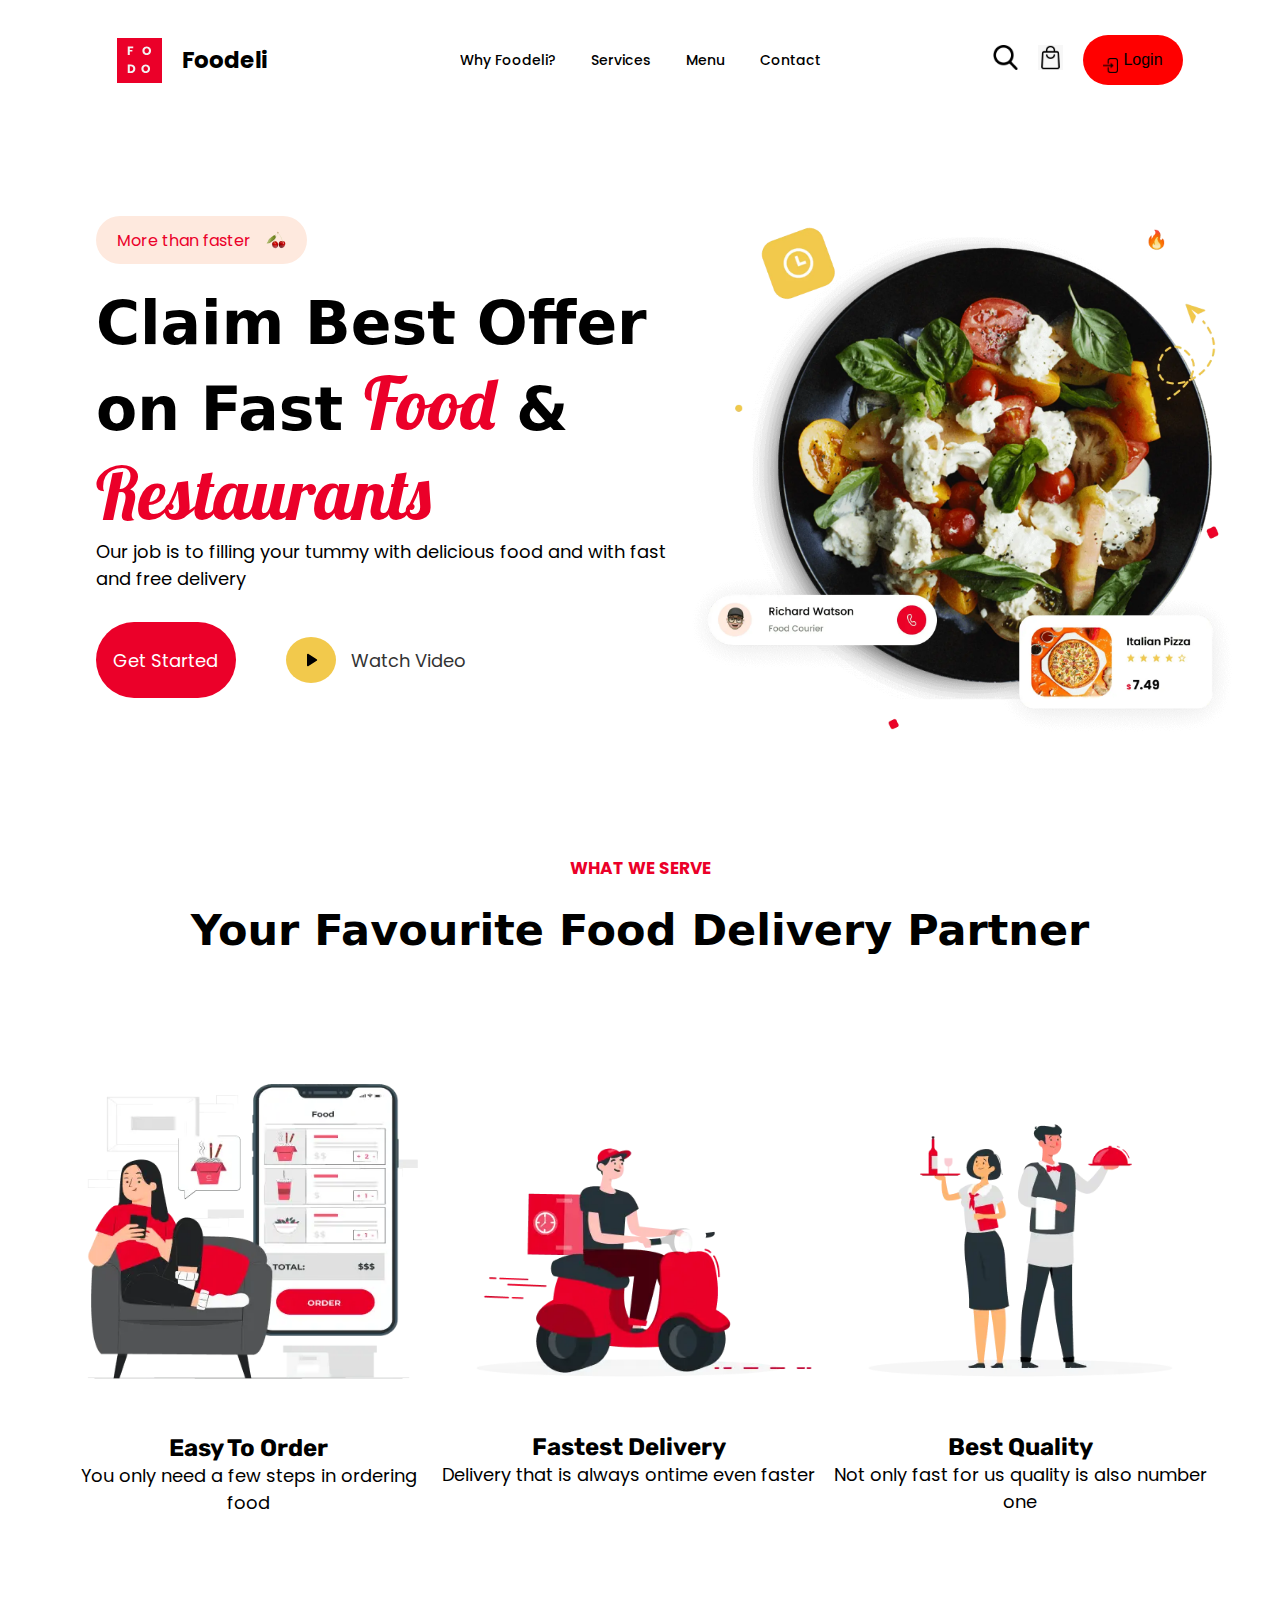
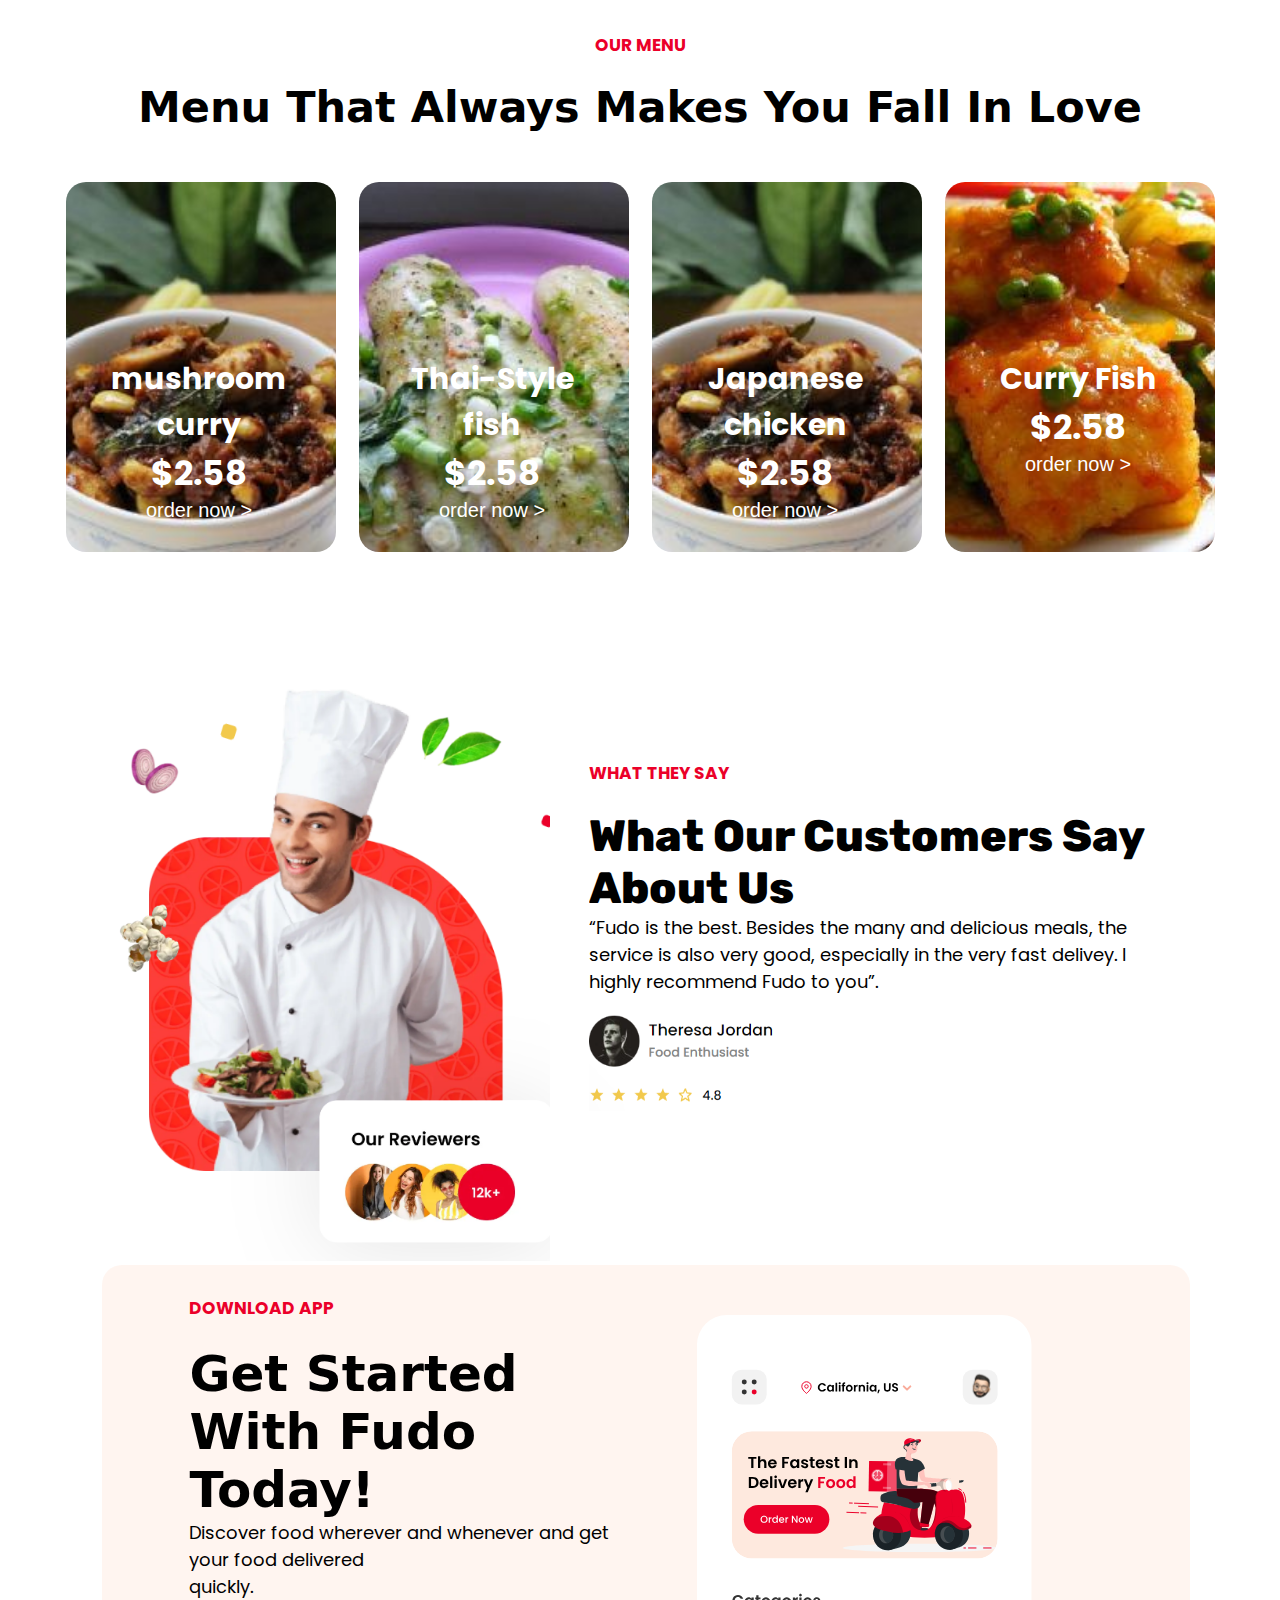
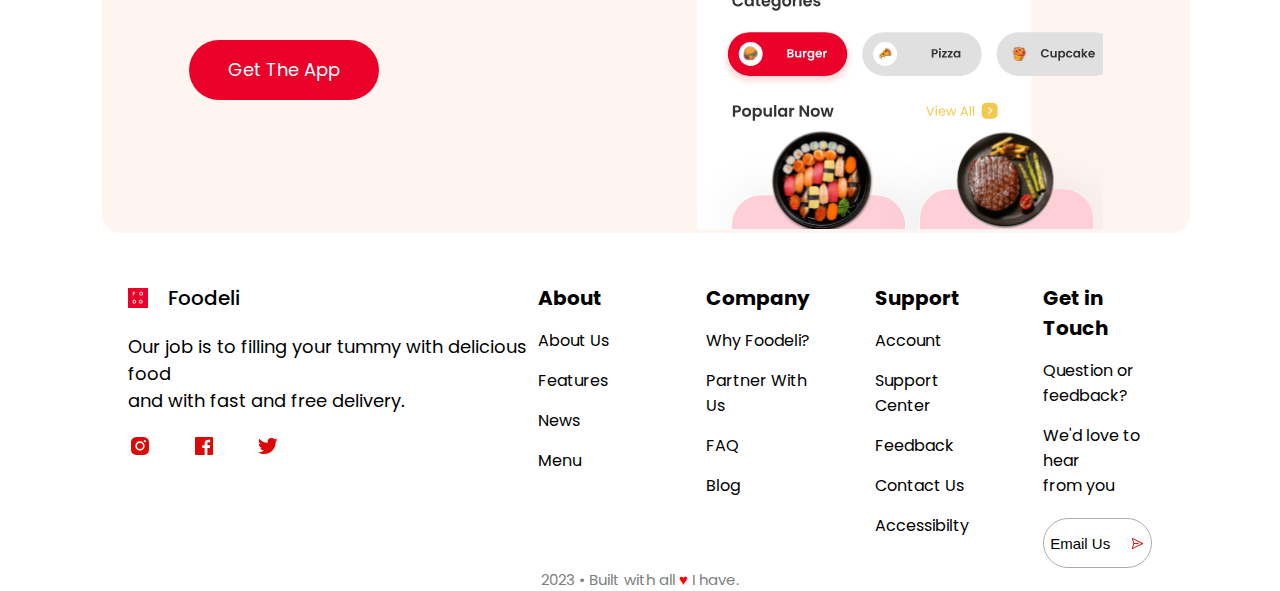
<file: index.html>
<!DOCTYPE html>
<html lang="en">
<head>
    
    <meta charset="UTF-8">
    <meta name="viewport" content="width=device-width, initial-scale=1.0">
    <title>Document</title>
    <link rel="stylesheet" href="style.css">
    <link rel="stylesheet" href="media.css">
    <!-- Lobster -->
    <link rel="preconnect" href="https://fonts.googleapis.com">
    <link rel="preconnect" href="https://fonts.gstatic.com" crossorigin>
    <link href="https://fonts.googleapis.com/css2?family=Lobster&display=swap" rel="stylesheet">


      <!-- Rubic -->
      <link rel="preconnect" href="https://fonts.googleapis.com">
      <link rel="preconnect" href="https://fonts.gstatic.com" crossorigin>
      <link href="https://fonts.googleapis.com/css2?family=Lobster&family=Rubik:ital,wght@0,300..900;1,300..900&display=swap" rel="stylesheet">

    <link rel="preconnect" href="https://fonts.googleapis.com">
<link rel="preconnect" href="https://fonts.gstatic.com" crossorigin>
<link href="https://fonts.googleapis.com/css2?family=Poppins:ital,wght@0,100;0,200;0,300;0,400;0,500;0,600;0,700;0,800;0,900;1,100;1,200;1,300;1,400;1,500;1,600;1,700;1,800;1,900&display=swap" rel="stylesheet">
</head>
<body>
    <div class="container">
     <div class="nav">
        <div class="nav1">
            <svg class="w-6 h-6 md:w-11 md:h-11" width="45" height="45" viewBox="0 0 45 45" fill="none" xmlns="http://www.w3.org/2000/svg"><rect width="45" height="45" fill="#EB0029"></rect><path d="M16.228 8.576V10.22H12.796V11.996H15.364V13.592H12.796V17H10.744V8.576H16.228Z" fill="#F2F2F2"></path><path d="M29.728 17.084C28.936 17.084 28.208 16.9 27.544 16.532C26.888 16.164 26.364 15.652 25.972 14.996C25.588 14.332 25.396 13.588 25.396 12.764C25.396 11.94 25.588 11.2 25.972 10.544C26.364 9.888 26.888 9.376 27.544 9.008C28.208 8.64 28.936 8.456 29.728 8.456C30.52 8.456 31.244 8.64 31.9 9.008C32.564 9.376 33.084 9.888 33.46 10.544C33.844 11.2 34.036 11.94 34.036 12.764C34.036 13.588 33.844 14.332 33.46 14.996C33.076 15.652 32.556 16.164 31.9 16.532C31.244 16.9 30.52 17.084 29.728 17.084ZM29.728 15.212C30.4 15.212 30.936 14.988 31.336 14.54C31.744 14.092 31.948 13.5 31.948 12.764C31.948 12.02 31.744 11.428 31.336 10.988C30.936 10.54 30.4 10.316 29.728 10.316C29.048 10.316 28.504 10.536 28.096 10.976C27.696 11.416 27.496 12.012 27.496 12.764C27.496 13.508 27.696 14.104 28.096 14.552C28.504 14.992 29.048 15.212 29.728 15.212Z" fill="#F2F2F2"></path><path d="M13.9 26.576C14.788 26.576 15.564 26.752 16.228 27.104C16.892 27.456 17.404 27.952 17.764 28.592C18.132 29.224 18.316 29.956 18.316 30.788C18.316 31.612 18.132 32.344 17.764 32.984C17.404 33.624 16.888 34.12 16.216 34.472C15.552 34.824 14.78 35 13.9 35H10.744V26.576H13.9ZM13.768 33.224C14.544 33.224 15.148 33.012 15.58 32.588C16.012 32.164 16.228 31.564 16.228 30.788C16.228 30.012 16.012 29.408 15.58 28.976C15.148 28.544 14.544 28.328 13.768 28.328H12.796V33.224H13.768Z" fill="#F2F2F2"></path><path d="M28.728 35.084C27.936 35.084 27.208 34.9 26.544 34.532C25.888 34.164 25.364 33.652 24.972 32.996C24.588 32.332 24.396 31.588 24.396 30.764C24.396 29.94 24.588 29.2 24.972 28.544C25.364 27.888 25.888 27.376 26.544 27.008C27.208 26.64 27.936 26.456 28.728 26.456C29.52 26.456 30.244 26.64 30.9 27.008C31.564 27.376 32.084 27.888 32.46 28.544C32.844 29.2 33.036 29.94 33.036 30.764C33.036 31.588 32.844 32.332 32.46 32.996C32.076 33.652 31.556 34.164 30.9 34.532C30.244 34.9 29.52 35.084 28.728 35.084ZM28.728 33.212C29.4 33.212 29.936 32.988 30.336 32.54C30.744 32.092 30.948 31.5 30.948 30.764C30.948 30.02 30.744 29.428 30.336 28.988C29.936 28.54 29.4 28.316 28.728 28.316C28.048 28.316 27.504 28.536 27.096 28.976C26.696 29.416 26.496 30.012 26.496 30.764C26.496 31.508 26.696 32.104 27.096 32.552C27.504 32.992 28.048 33.212 28.728 33.212Z" fill="#F2F2F2"></path></svg>
            <h4 class="font-semibold text-lg md:text-2xl">Foodeli</h4>
        </div>
        <div class="nav2">
           <a href="#">Why Foodeli?</a>
           <a href="#">Services</a>
           <a href="#">Menu</a>
           <a href="#">Contact </a>
        </div>
        <div class="nav3">
          <div class="icons">
            <img class="nav3icn" src="/images/search.jpg" alt="">
            <img class="nav3icn" src="/images/cart.jpg" alt="">
            <button class="btnimg"><img src="/images/[removal.ai]_f7334fcb-bc4f-4ed7-9931-4822c6ea2cff-whatsapp-image-2024-06-14-at-17-57-04_87cc5a32.png"  alt="">Login</button>
          </div>
        </div>
     </div>
     <div class="spotlight">
        <div class="box1">
            <div class="cherry">
                <button class="btncherry" >More than faster <img src="/images/Cherry.png" alt=""></button>
            </div>
            <h1>
                Claim Best Offer <br>on Fast <span >Food</span> & <br><span>Restaurants</span>
            </h1>
            <p>Our job is to filling your tummy with delicious food and with fast and free delivery</p>
            <div class="get">
                <button class="getbutton">Get Started</button>
                <div class="video">
                    <svg xmlns="http://www.w3.org/2000/svg" aria-hidden="true" role="img" width="1.5em" height="1.5em" viewBox="0 0 24 24" class="iconify iconify--material-symbols"><path fill="currentColor" d="M8 17.175V6.825q0-.425.3-.713t.7-.287q.125 0 .263.037t.262.113l8.15 5.175q.225.15.338.375t.112.475t-.112.475t-.338.375l-8.15 5.175q-.125.075-.262.113T9 18.175q-.4 0-.7-.288t-.3-.712"></path></svg>

                </div>
                <p class="videop">Watch Video</p>
            </div>
        </div>
        <div class="box2">
            <img src="/images/Food1.webp" alt="">
        </div>
       
     </div>
     <div class="spotlight2">
        <div class="minispot">
            <div class="minispot1">
                <h6>WHAT WE SERVE</h6>
                <h1>Your Favourite Food Delivery Partner</h1>

            </div>
            <div class="minispot2">
                <div class="image1">
                    <img src="/images/Order.webp" alt="">
                     <h2>
                        Easy To Order
                     </h2>
                     <p>You only need a few steps in ordering food</p>
                </div>
                <div class="image2">
                    <img src="/images/TakeAway.webp" alt="">
                    <h2>Fastest Delivery</h2>
                    <p>Delivery that is always ontime even faster</p>
                </div>
                <div class="image3">
                    <img src="/images/Waiters.webp" alt="">
                    <h2>Best Quality</h2>
                    <p>Not only fast for us quality is also number one</p>

                </div>
            </div>
            <div class="menu">
                <div class="smlmenu">
                    <h6>
                        OUR MENU
                     </h6>
                     <h1>Menu That Always Makes You Fall In Love

                     </h1>
                    
                </div>
                <div class="mitem">
                    <div class="mimage first">
                        <img src="/images/mushroom.jpg" alt="">
                        <div class="menytxt1">
                            <h2> mushroom <br> curry</h2>
                            <p>$2.58</p>
                            <button class="mbtn">order now ></button>
                        </div>
                    </div>
                    <div class="mimage second">
                        <img src="/images/thai.jpg" alt="">
                        <div class="menytxt1">
                            <h2> Thai-Style <br>fish</h2>
                            <p>$2.58</p>
                            <button class="mbtn">order now ></button>
                        </div>
                    </div>
                    <div class="mimage third">
                        <img src="/images/mushroom.jpg" alt="">
                        <div class="menytxt1">
                            <h2> Japanese chicken</h2>
                            <p>$2.58</p>
                            <button class="mbtn">order now ></button>
                        </div>
                    </div>
                    <div class="mimage fourth">
                        <img src="/images/curry.jpg" alt="">
                        <div class="menytxt1">
                            <h2> Curry Fish</h2>
                            <p>$2.58</p>
                            <button class="mbtn">order now ></button>
                        </div>
                    </div>
                 </div>
            </div>
        </div>

     </div>
     <div class="spotlight3">
        <div class="chef">
            <div class="chef1">
                <img src="/images/Screenshot 2024-06-20 190628.png" alt="">
            </div>
            <div class="chef2">
                <div class="cleft">
                    <div class="say">
                        <h6>
                            WHAT THEY SAY

                         </h6>
                         <h1>What Our Customers Say About Us
    
                         </h1>
                         <p>“Fudo is the best. Besides the many and delicious meals, the <br> service is also very good, especially in the very fast delivey. I <br> highly recommend Fudo to you”.</p>
                    </div>
                    <img src="/images/theresa.png" alt="">
                </div>
            </div>
        </div>
     </div>
     <div class="spotlight4">
        <div class="get1">
             <div class="text"> 
                 <h6 class="gtext">DOWNLOAD APP</h6>
                 <h1>Get Started With Fudo <br>Today!</h1>
                 <p>Discover food wherever and whenever and get your food delivered <br> quickly.</p>
                 <button class="getbutton2">Get The App</button>
            </div>
        </div>
        <div class="get2">
            <img src="/images/Prototype.svg" alt="">
        </div>
     </div>
    </div>
    <footer>
        <div class="f1">
         <div class="flex flex-col gap-y-8">
            <div class="fh6">
                <svg class="w-6 h-6" width="20" height="20" viewBox="0 0 45 45" fill="none" xmlns="http://www.w3.org/2000/svg">
                    <rect width="45" height="45" fill="#EB0029">
                        
                    </rect><path d="M16.228 8.576V10.22H12.796V11.996H15.364V13.592H12.796V17H10.744V8.576H16.228Z" fill="#F2F2F2"></path><path d="M29.728 17.084C28.936 17.084 28.208 16.9 27.544 16.532C26.888 16.164 26.364 15.652 25.972 14.996C25.588 14.332 25.396 13.588 25.396 12.764C25.396 11.94 25.588 11.2 25.972 10.544C26.364 9.888 26.888 9.376 27.544 9.008C28.208 8.64 28.936 8.456 29.728 8.456C30.52 8.456 31.244 8.64 31.9 9.008C32.564 9.376 33.084 9.888 33.46 10.544C33.844 11.2 34.036 11.94 34.036 12.764C34.036 13.588 33.844 14.332 33.46 14.996C33.076 15.652 32.556 16.164 31.9 16.532C31.244 16.9 30.52 17.084 29.728 17.084ZM29.728 15.212C30.4 15.212 30.936 14.988 31.336 14.54C31.744 14.092 31.948 13.5 31.948 12.764C31.948 12.02 31.744 11.428 31.336 10.988C30.936 10.54 30.4 10.316 29.728 10.316C29.048 10.316 28.504 10.536 28.096 10.976C27.696 11.416 27.496 12.012 27.496 12.764C27.496 13.508 27.696 14.104 28.096 14.552C28.504 14.992 29.048 15.212 29.728 15.212Z" fill="#F2F2F2"></path>
                    <path d="M13.9 26.576C14.788 26.576 15.564 26.752 16.228 27.104C16.892 27.456 17.404 27.952 17.764 28.592C18.132 29.224 18.316 29.956 18.316 30.788C18.316 31.612 18.132 32.344 17.764 32.984C17.404 33.624 16.888 34.12 16.216 34.472C15.552 34.824 14.78 35 13.9 35H10.744V26.576H13.9ZM13.768 33.224C14.544 33.224 15.148 33.012 15.58 32.588C16.012 32.164 16.228 31.564 16.228 30.788C16.228 30.012 16.012 29.408 15.58 28.976C15.148 28.544 14.544 28.328 13.768 28.328H12.796V33.224H13.768Z" fill="#F2F2F2"></path><path d="M28.728 35.084C27.936 35.084 27.208 34.9 26.544 34.532C25.888 34.164 25.364 33.652 24.972 32.996C24.588 32.332 24.396 31.588 24.396 30.764C24.396 29.94 24.588 29.2 24.972 28.544C25.364 27.888 25.888 27.376 26.544 27.008C27.208 26.64 27.936 26.456 28.728 26.456C29.52 26.456 30.244 26.64 30.9 27.008C31.564 27.376 32.084 27.888 32.46 28.544C32.844 29.2 33.036 29.94 33.036 30.764C33.036 31.588 32.844 32.332 32.46 32.996C32.076 33.652 31.556 34.164 30.9 34.532C30.244 34.9 29.52 35.084 28.728 35.084ZM28.728 33.212C29.4 33.212 29.936 32.988 30.336 32.54C30.744 32.092 30.948 31.5 30.948 30.764C30.948 30.02 30.744 29.428 30.336 28.988C29.936 28.54 29.4 28.316 28.728 28.316C28.048 28.316 27.504 28.536 27.096 28.976C26.696 29.416 26.496 30.012 26.496 30.764C26.496 31.508 26.696 32.104 27.096 32.552C27.504 32.992 28.048 33.212 28.728 33.212Z" fill="#F2F2F2"></path>
                </svg> 
                <h5 class="">Foodeli</h5>
            </div>
            <div class="fp">
                <p>Our job is to filling your tummy with delicious food <br> and with fast and free delivery.</p>
            </div>
            <div class="link"><a href="/"><svg xmlns="http://www.w3.org/2000/svg" aria-hidden="true" role="img" width="1.5em" height="1.5em" viewBox="0 0 24 24" class="iconify iconify--bxl"><path fill="currentColor" d="M20.947 8.305a6.53 6.53 0 0 0-.419-2.216a4.61 4.61 0 0 0-2.633-2.633a6.606 6.606 0 0 0-2.186-.42c-.962-.043-1.267-.055-3.709-.055s-2.755 0-3.71.055a6.606 6.606 0 0 0-2.185.42a4.607 4.607 0 0 0-2.633 2.633a6.554 6.554 0 0 0-.419 2.185c-.043.963-.056 1.268-.056 3.71s0 2.754.056 3.71c.015.748.156 1.486.419 2.187a4.61 4.61 0 0 0 2.634 2.632a6.584 6.584 0 0 0 2.185.45c.963.043 1.268.056 3.71.056s2.755 0 3.71-.056a6.59 6.59 0 0 0 2.186-.419a4.615 4.615 0 0 0 2.633-2.633c.263-.7.404-1.438.419-2.187c.043-.962.056-1.267.056-3.71c-.002-2.442-.002-2.752-.058-3.709m-8.953 8.297c-2.554 0-4.623-2.069-4.623-4.623s2.069-4.623 4.623-4.623a4.623 4.623 0 0 1 0 9.246m4.807-8.339a1.077 1.077 0 0 1-1.078-1.078a1.077 1.077 0 1 1 2.155 0c0 .596-.482 1.078-1.077 1.078"></path><circle cx="11.994" cy="11.979" r="3.003" fill="currentColor"></circle></svg>
            </a> <a href="/"><svg xmlns="http://www.w3.org/2000/svg" aria-hidden="true" role="img" width="1.5em" height="1.5em" viewBox="0 0 24 24" class="iconify iconify--bxl"><path fill="currentColor" d="M20 3H4a1 1 0 0 0-1 1v16a1 1 0 0 0 1 1h8.615v-6.96h-2.338v-2.725h2.338v-2c0-2.325 1.42-3.592 3.5-3.592c.699-.002 1.399.034 2.095.107v2.42h-1.435c-1.128 0-1.348.538-1.348 1.325v1.735h2.697l-.35 2.725h-2.348V21H20a1 1 0 0 0 1-1V4a1 1 0 0 0-1-1"></path></svg></a> <a href="/"><svg xmlns="http://www.w3.org/2000/svg" aria-hidden="true" role="img" width="1.5em" height="1.5em" viewBox="0 0 24 24" class="iconify iconify--bxl"><path fill="currentColor" d="M19.633 7.997c.013.175.013.349.013.523c0 5.325-4.053 11.461-11.46 11.461c-2.282 0-4.402-.661-6.186-1.809c.324.037.636.05.973.05a8.07 8.07 0 0 0 5.001-1.721a4.036 4.036 0 0 1-3.767-2.793c.249.037.499.062.761.062c.361 0 .724-.05 1.061-.137a4.027 4.027 0 0 1-3.23-3.953v-.05c.537.299 1.16.486 1.82.511a4.022 4.022 0 0 1-1.796-3.354c0-.748.199-1.434.548-2.032a11.457 11.457 0 0 0 8.306 4.215c-.062-.3-.1-.611-.1-.923a4.026 4.026 0 0 1 4.028-4.028c1.16 0 2.207.486 2.943 1.272a7.957 7.957 0 0 0 2.556-.973a4.02 4.02 0 0 1-1.771 2.22a8.073 8.073 0 0 0 2.319-.624a8.645 8.645 0 0 1-2.019 2.083"></path></svg></a></div>
         </div>
        </div>
        <div class="f2">
            <div class="l1">
                <h6>About</h6>
                <ul class="gap-y-4 flex flex-col">
                    <li class="text-base">About Us</li>
                    <li class="text-base">Features</li>
                    <li class="text-base">News</li>
                    <li class="text-base">Menu</li>
                </ul>
            </div>
            <div class="l1">
                <h6>Company</h6>
                <ul class="gap-y-4 flex flex-col">
                    <li class="text-base">Why Foodeli?</li>
                    <li class="text-base">Partner With Us</li>
                    <li class="text-base">FAQ</li>
                    <li class="text-base">Blog</li>
                </ul>
            </div>
            <div class="l1">
                <h6>Support</h6>
                <ul class="gap-y-4 flex flex-col">
                    <li class="text-base">Account</li>
                    <li class="text-base">Support Center</li>
                    <li class="text-base">Feedback</li>
                    <li class="text-base">Contact Us</li>
                    <li class="text-base">Accessibilty</li>
                </ul>
            </div>
            <div class="l1">
                <h6>Get in Touch</h6>
                <ul class="gap-y-4 flex flex-col">
                    <li class="text-base">Question or <br> feedback?</li>
                    <li class="text-base">We'd love to hear <br> from you</li>
                </ul>
                <button>Email Us <svg xmlns="http://www.w3.org/2000/svg" aria-hidden="true" role="img" class="text-red-primary text-xl iconify iconify--carbon" width="1em" height="1em" viewBox="0 0 32 32"><path fill="currentColor" d="m27.45 15.11l-22-11a1 1 0 0 0-1.08.12a1 1 0 0 0-.33 1L7 16L4 26.74A1 1 0 0 0 5 28a1 1 0 0 0 .45-.11l22-11a1 1 0 0 0 0-1.78m-20.9 10L8.76 17H18v-2H8.76L6.55 6.89L24.76 16Z"></path></svg></button>

            </div>
        </div>
    </footer>
    <div class="love">
    <p>2023 • Built with all <span>♥</span> I have.</p>
</div>
</body>
</html>
</file>
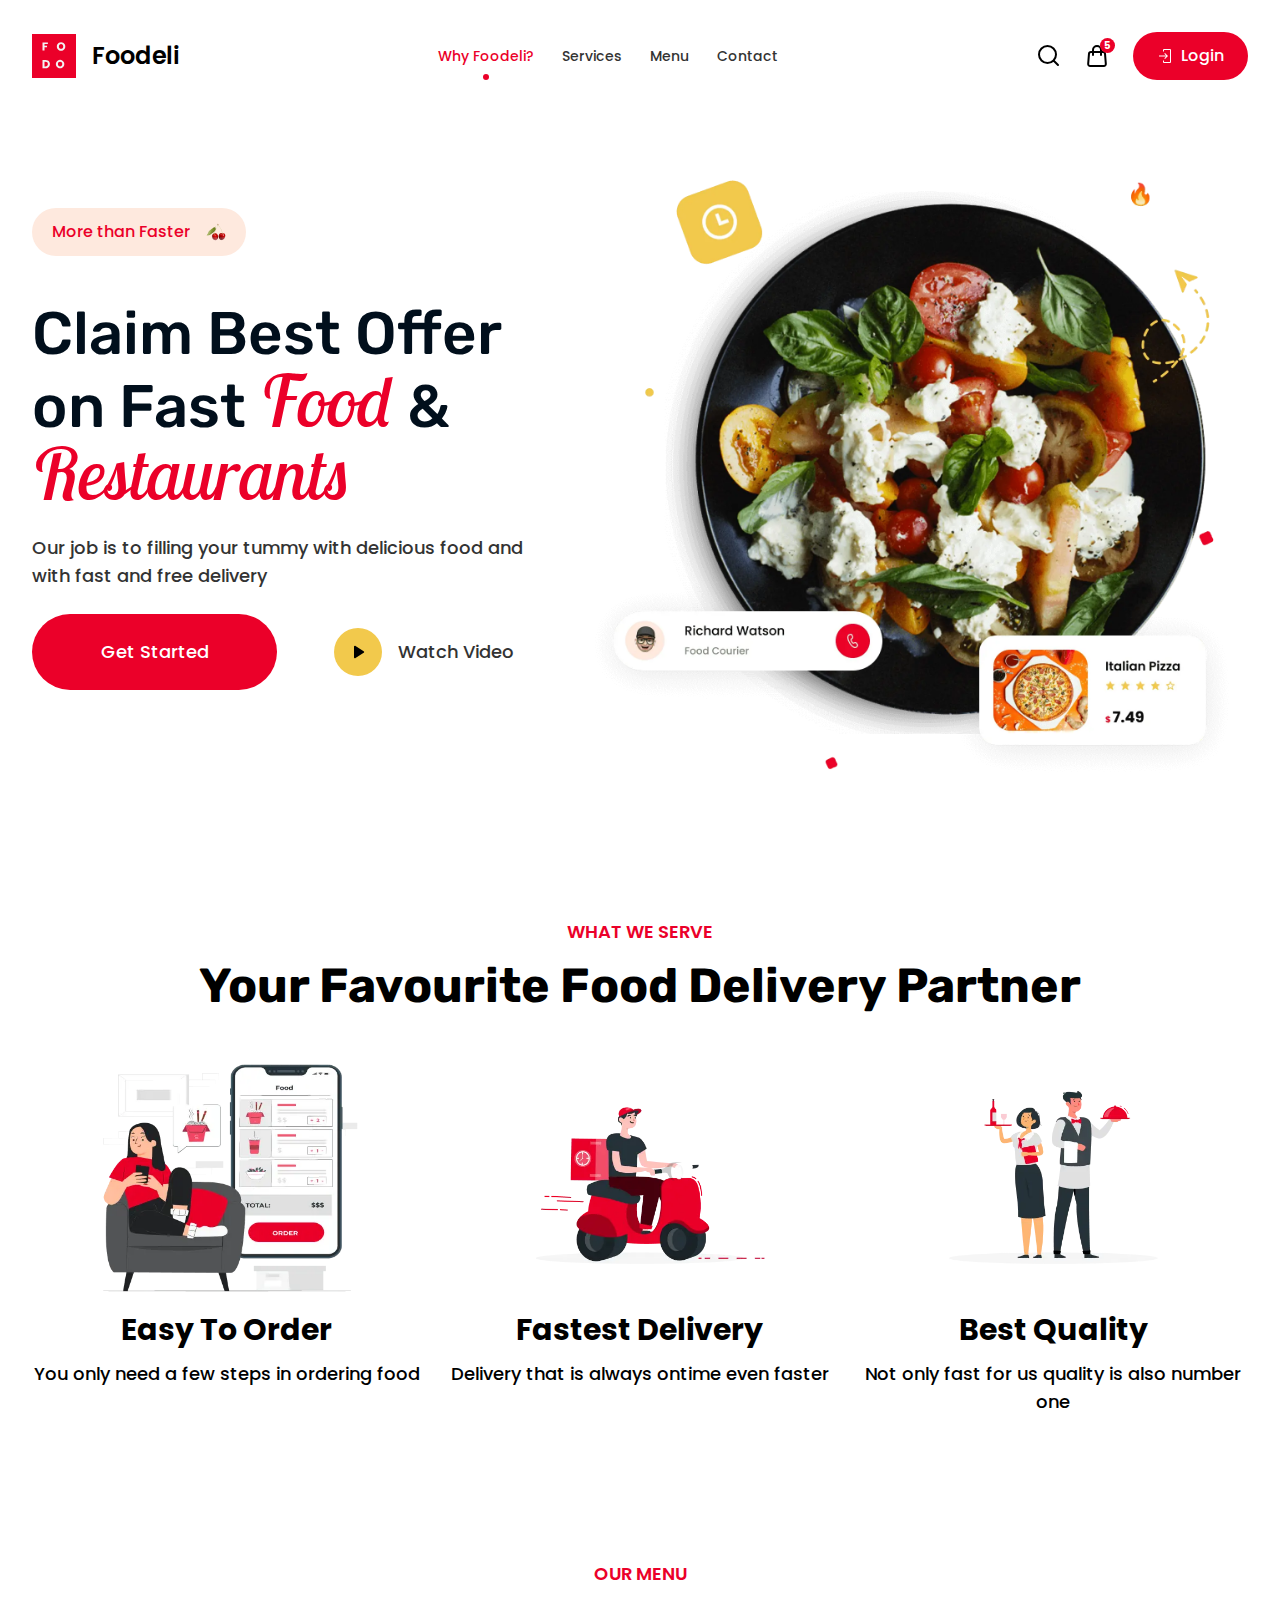
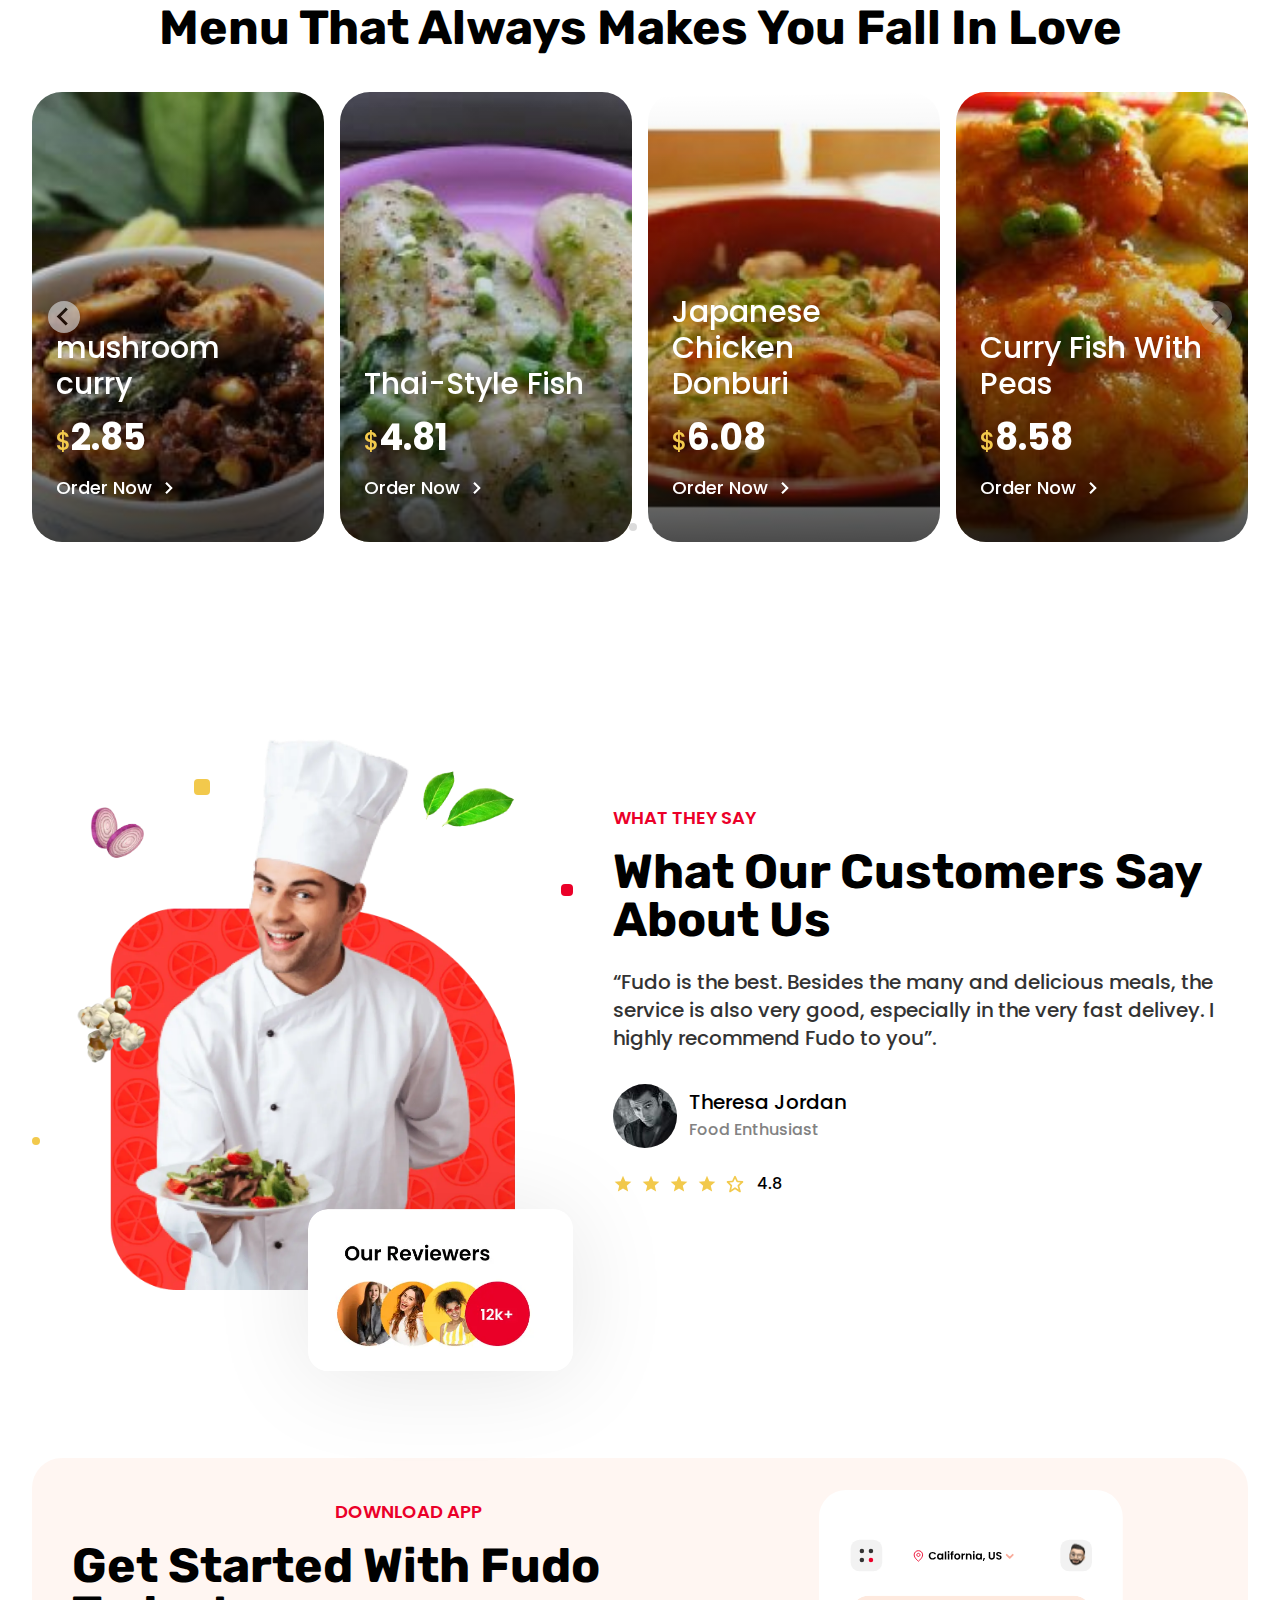
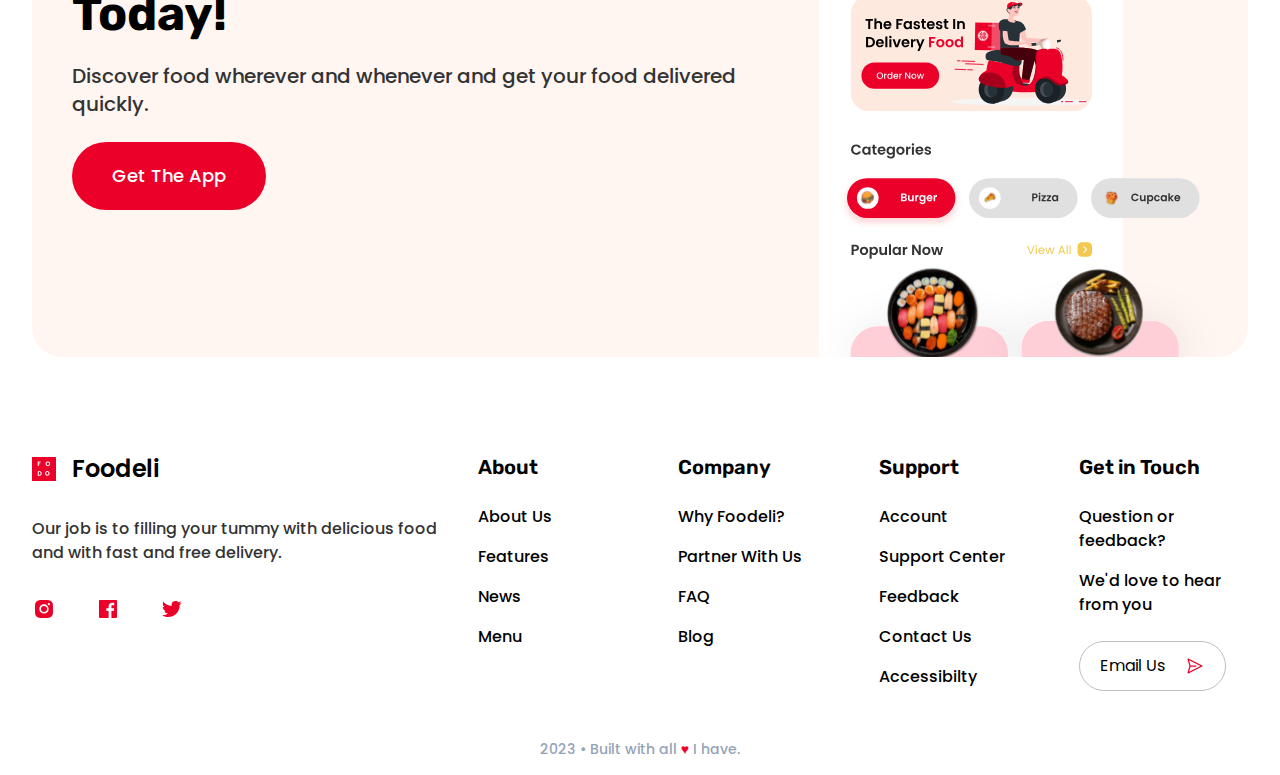
<file: images/video.html>
<!DOCTYPE html>
<!-- saved from url=(0031)https://foodeli.yohnifinan.com/ -->
<html lang="en"><head><meta http-equiv="Content-Type" content="text/html; charset=UTF-8">
		
		<link rel="icon" href="https://foodeli.yohnifinan.com/favicon.png">
		<meta name="viewport" content="width=device-width">
		
		<link href="./video_files/_layout-a844724d.css" rel="stylesheet">
		<link href="./video_files/_page-0d36ec97.css" rel="stylesheet"><title>Foodeli | More fast than 🍒</title><link rel="apple-touch-icon" sizes="180x180" href="https://foodeli.yohnifinan.com/apple-touch-icon.png"><link rel="icon" type="image/png" sizes="32x32" href="https://foodeli.yohnifinan.com/favicon-32x32.png"><link rel="icon" type="image/png" sizes="16x16" href="https://foodeli.yohnifinan.com/favicon-16x16.png"><link rel="manifest" href="https://foodeli.yohnifinan.com/site.webmanifest">
	<link rel="modulepreload" as="script" crossorigin="" href="https://foodeli.yohnifinan.com/_app/immutable/chunks/0-2ad91ac5.js"><link rel="modulepreload" as="script" crossorigin="" href="https://foodeli.yohnifinan.com/_app/immutable/components/pages/_layout.svelte-93301a04.js"><link rel="modulepreload" as="script" crossorigin="" href="https://foodeli.yohnifinan.com/_app/immutable/chunks/index-f8fd7216.js"><link rel="modulepreload" as="script" crossorigin="" href="https://foodeli.yohnifinan.com/_app/immutable/chunks/Icon-3fba6f92.js"><link rel="modulepreload" as="script" crossorigin="" href="https://foodeli.yohnifinan.com/_app/immutable/chunks/1-6f861e65.js"><link rel="modulepreload" as="script" crossorigin="" href="https://foodeli.yohnifinan.com/_app/immutable/components/error.svelte-e8b146cf.js"><link rel="modulepreload" as="script" crossorigin="" href="https://foodeli.yohnifinan.com/_app/immutable/chunks/singletons-c83c13da.js"><link rel="modulepreload" as="script" crossorigin="" href="https://foodeli.yohnifinan.com/_app/immutable/chunks/2-94e5f9fd.js"><link rel="modulepreload" as="script" crossorigin="" href="https://foodeli.yohnifinan.com/_app/immutable/components/pages/_page.svelte-706967ab.js"><link type="text/css" rel="stylesheet" href="./video_files/css2"></head>
	<body data-sveltekit-preload-data="hover">
		<div style="display: contents"> <nav class="container flex justify-between items-center"><div class="flex gap-4 items-center"><svg class="w-6 h-6 md:w-11 md:h-11" width="45" height="45" viewBox="0 0 45 45" fill="none" xmlns="http://www.w3.org/2000/svg"><rect width="45" height="45" fill="#EB0029"></rect><path d="M16.228 8.576V10.22H12.796V11.996H15.364V13.592H12.796V17H10.744V8.576H16.228Z" fill="#F2F2F2"></path><path d="M29.728 17.084C28.936 17.084 28.208 16.9 27.544 16.532C26.888 16.164 26.364 15.652 25.972 14.996C25.588 14.332 25.396 13.588 25.396 12.764C25.396 11.94 25.588 11.2 25.972 10.544C26.364 9.888 26.888 9.376 27.544 9.008C28.208 8.64 28.936 8.456 29.728 8.456C30.52 8.456 31.244 8.64 31.9 9.008C32.564 9.376 33.084 9.888 33.46 10.544C33.844 11.2 34.036 11.94 34.036 12.764C34.036 13.588 33.844 14.332 33.46 14.996C33.076 15.652 32.556 16.164 31.9 16.532C31.244 16.9 30.52 17.084 29.728 17.084ZM29.728 15.212C30.4 15.212 30.936 14.988 31.336 14.54C31.744 14.092 31.948 13.5 31.948 12.764C31.948 12.02 31.744 11.428 31.336 10.988C30.936 10.54 30.4 10.316 29.728 10.316C29.048 10.316 28.504 10.536 28.096 10.976C27.696 11.416 27.496 12.012 27.496 12.764C27.496 13.508 27.696 14.104 28.096 14.552C28.504 14.992 29.048 15.212 29.728 15.212Z" fill="#F2F2F2"></path><path d="M13.9 26.576C14.788 26.576 15.564 26.752 16.228 27.104C16.892 27.456 17.404 27.952 17.764 28.592C18.132 29.224 18.316 29.956 18.316 30.788C18.316 31.612 18.132 32.344 17.764 32.984C17.404 33.624 16.888 34.12 16.216 34.472C15.552 34.824 14.78 35 13.9 35H10.744V26.576H13.9ZM13.768 33.224C14.544 33.224 15.148 33.012 15.58 32.588C16.012 32.164 16.228 31.564 16.228 30.788C16.228 30.012 16.012 29.408 15.58 28.976C15.148 28.544 14.544 28.328 13.768 28.328H12.796V33.224H13.768Z" fill="#F2F2F2"></path><path d="M28.728 35.084C27.936 35.084 27.208 34.9 26.544 34.532C25.888 34.164 25.364 33.652 24.972 32.996C24.588 32.332 24.396 31.588 24.396 30.764C24.396 29.94 24.588 29.2 24.972 28.544C25.364 27.888 25.888 27.376 26.544 27.008C27.208 26.64 27.936 26.456 28.728 26.456C29.52 26.456 30.244 26.64 30.9 27.008C31.564 27.376 32.084 27.888 32.46 28.544C32.844 29.2 33.036 29.94 33.036 30.764C33.036 31.588 32.844 32.332 32.46 32.996C32.076 33.652 31.556 34.164 30.9 34.532C30.244 34.9 29.52 35.084 28.728 35.084ZM28.728 33.212C29.4 33.212 29.936 32.988 30.336 32.54C30.744 32.092 30.948 31.5 30.948 30.764C30.948 30.02 30.744 29.428 30.336 28.988C29.936 28.54 29.4 28.316 28.728 28.316C28.048 28.316 27.504 28.536 27.096 28.976C26.696 29.416 26.496 30.012 26.496 30.764C26.496 31.508 26.696 32.104 27.096 32.552C27.504 32.992 28.048 33.212 28.728 33.212Z" fill="#F2F2F2"></path></svg> <h4 class="font-semibold text-lg md:text-2xl">Foodeli</h4></div> <div class="hidden xl:block"><ul class="flex gap-7"><li class="text-sm text-base-black-2 relative hover:text-red-primary cursor-pointer !text-red-primary"><div>Why Foodeli?</div> <div class="bg-red-primary w-[6px] h-[6px] rounded-full transform -translate-x-1/2 absolute left-1/2 top-full mt-2"></div> </li><li class="text-sm text-base-black-2 relative hover:text-red-primary cursor-pointer"><div>Services</div>  </li><li class="text-sm text-base-black-2 relative hover:text-red-primary cursor-pointer"><div>Menu</div>  </li><li class="text-sm text-base-black-2 relative hover:text-red-primary cursor-pointer"><div>Contact</div>  </li></ul></div> <button class="text-xl xl:hidden"><svg xmlns="http://www.w3.org/2000/svg" aria-hidden="true" role="img" width="1em" height="1em" viewBox="0 0 16 16" class="iconify iconify--charm"><path fill="none" stroke="currentColor" stroke-linecap="round" stroke-linejoin="round" stroke-width="1.5" d="M2.75 12.25h10.5m-10.5-4h10.5m-10.5-4h10.5"></path></svg></button> <div class="xl:flex items-center gap-x-6 hidden"><button class="btn-hover"><svg xmlns="http://www.w3.org/2000/svg" aria-hidden="true" role="img" class="text-2xl iconify iconify--akar-icons" width="1em" height="1em" viewBox="0 0 24 24"><path fill="none" stroke="currentColor" stroke-linecap="round" stroke-width="2" d="m21 21l-4.486-4.494M19 10.5a8.5 8.5 0 1 1-17 0a8.5 8.5 0 0 1 17 0Z"></path></svg></button> <button class="relative h-min btn-hover"><svg xmlns="http://www.w3.org/2000/svg" aria-hidden="true" role="img" class="text-2xl iconify iconify--akar-icons" width="1em" height="1em" viewBox="0 0 24 24"><g fill="none" stroke="currentColor" stroke-linecap="round" stroke-linejoin="round" stroke-width="2"><path d="M3.977 9.84A2 2 0 0 1 5.971 8h12.058a2 2 0 0 1 1.994 1.84l.803 10A2 2 0 0 1 18.833 22H5.167a2 2 0 0 1-1.993-2.16z"></path><path d="M16 11V6a4 4 0 0 0-4-4v0a4 4 0 0 0-4 4v5"></path></g></svg> <div class="text-[10px] px-1 font-bold rounded-full bg-red-primary text-white absolute -top-[6px] -right-[6px]">5</div></button> <button class="flex items-center gap-2 bg-red-primary text-white rounded-full px-6 py-3 btn-hover"><svg xmlns="http://www.w3.org/2000/svg" aria-hidden="true" role="img" width="1em" height="1em" viewBox="0 0 32 32" class="iconify iconify--carbon"><path fill="currentColor" d="M26 30H14a2 2 0 0 1-2-2v-3h2v3h12V4H14v3h-2V4a2 2 0 0 1 2-2h12a2 2 0 0 1 2 2v24a2 2 0 0 1-2 2"></path><path fill="currentColor" d="M14.59 20.59L18.17 17H4v-2h14.17l-3.58-3.59L16 10l6 6l-6 6z"></path></svg> <span>Login</span></button></div></nav> <div><header><div class="container flex flex-col xl:flex-row gap-6 xl:py-16"><div class="py-8"><button type="button" class="py-3 px-5 mb-12 flex gap-4 items-center text-base bg-[#FEE9DE] text-red-primary rounded-full" style=""><span>More than Faster</span> <img src="./video_files/Cherry.png" alt="Cherry"></button> <h1 class="text-6xl font-rubik text-base-black-1 mb-6" style="">Claim Best Offer on Fast <span class="text-7xl text-red-primary font-lobster2 italic">Food</span>
					&amp; <span class="text-7xl text-red-primary font-lobster2 italic">Restaurants</span></h1> <p class="text-base-black-2 text-lg" style="">Our job is to filling your tummy with delicious food and with fast and free delivery</p> <div class="mt-6 grid xl:grid-cols-2 gap-6" style=""><button type="button" class="bg-red-primary py-6 px-10 w-full text-white rounded-full text-lg btn-hover">Get Started</button> <button type="button" class="flex gap-4 items-center justify-center group"><div class="bg-[#F2C94C] rounded-full w-12 h-12 flex justify-center items-center text-2xl group-hover:animate-pulse"><svg xmlns="http://www.w3.org/2000/svg" aria-hidden="true" role="img" width="1em" height="1em" viewBox="0 0 24 24" class="iconify iconify--material-symbols"><path fill="currentColor" d="M8 17.175V6.825q0-.425.3-.713t.7-.287q.125 0 .263.037t.262.113l8.15 5.175q.225.15.338.375t.112.475t-.112.475t-.338.375l-8.15 5.175q-.125.075-.262.113T9 18.175q-.4 0-.7-.288t-.3-.712"></path></svg></div> <span class="text-lg text-base-black-2">Watch Video</span></button></div></div> <div><img loading="lazy" src="./video_files/Food1.webp" alt="Food illustrations"></div></div></header> <div class="container py-10 xl:py-16"><h6 class="text-center text-red-primary font-semibold text-lg mb-4" style="">WHAT WE SERVE</h6> <h1 class="font-rubik font-bold text-5xl text-center mb-6" style="">Your Favourite Food Delivery Partner</h1> <div class="xl:grid grid-cols-3 gap-x-6"><div style=""><div class="py-4 flex flex-col items-center gap-y-3"><img class="w-4/5 mx-auto xl:h-[250px] object-contain" src="./video_files/Order.webp" loading="lazy" alt="Easy To Order"> <h3 class="font-bold text-3xl">Easy To Order</h3> <p class="text-lg text-center">You only need a few steps in ordering food</p></div></div> <div style=""><div class="py-4 flex flex-col items-center gap-y-3"><img class="w-4/5 mx-auto xl:h-[250px] object-contain" src="./video_files/TakeAway.webp" loading="lazy" alt="Fastest Delivery"> <h3 class="font-bold text-3xl">Fastest Delivery</h3> <p class="text-lg text-center">Delivery that is always ontime even faster</p></div></div> <div style=""><div class="py-4 flex flex-col items-center gap-y-3"><img class="w-4/5 mx-auto xl:h-[250px] object-contain" src="./video_files/Waiters.webp" loading="lazy" alt="Best Quality"> <h3 class="font-bold text-3xl">Best Quality</h3> <p class="text-lg text-center">Not only fast for us quality is also number one</p></div></div></div></div> <div class="container py-10 xl:py-16"><h6 class="text-center text-red-primary font-semibold text-lg mb-4" style="">OUR MENU</h6> <h1 class="font-rubik font-bold text-5xl text-center mb-6 xl:mb-10" style="">Menu That Always Makes You Fall In Love</h1> <div style=""><div class="splide is-overflow is-initialized splide--slide splide--ltr splide--draggable is-active" aria-label="My Favorite Images" id="splide01" role="region" aria-roledescription="carousel"><div class="splide__arrows splide__arrows--ltr"><button class="splide__arrow splide__arrow--prev" type="button" aria-label="Previous slide" aria-controls="splide01-track"><svg xmlns="http://www.w3.org/2000/svg" viewBox="0 0 40 40" width="40" height="40" focusable="false"><path d="m15.5 0.932-4.3 4.38 14.5 14.6-14.5 14.5 4.3 4.4 14.6-14.6 4.4-4.3-4.4-4.4-14.6-14.6z"></path></svg></button><button class="splide__arrow splide__arrow--next" type="button" disabled="" aria-label="Next slide" aria-controls="splide01-track"><svg xmlns="http://www.w3.org/2000/svg" viewBox="0 0 40 40" width="40" height="40" focusable="false"><path d="m15.5 0.932-4.3 4.38 14.5 14.6-14.5 14.5 4.3 4.4 14.6-14.6 4.4-4.3-4.4-4.4-14.6-14.6z"></path></svg></button></div><div class="splide__track splide__track--slide splide__track--ltr splide__track--draggable" id="splide01-track" style="padding-left: 0px; padding-right: 0px;" aria-live="off" aria-atomic="true" aria-busy="false"><ul class="splide__list" id="splide01-list" role="presentation" style="transform: translateX(-308px);"><li class="splide__slide max-h-[450px]" id="splide01-slide01" role="tabpanel" aria-roledescription="slide" aria-label="1 of 5" style="margin-right: 1rem; width: calc(25% - 0.75rem); height: 1459.2px;" aria-hidden="true"><div class="h-full overflow-hidden rounded-[30px] relative"><img class="w-full h-full object-cover object-center" src="./video_files/632853-312x231.jpg" loading="lazy" alt="p.title"> <div class="absolute inset-0 text-white bg-warp flex flex-col justify-end py-10 px-6 gap-4"><h5 class="text-3xl">Asian Noodle Soup</h5> <span class="text-2xl text-[#F2C94C]">$<b class="text-4xl text-white">0.65</b></span> <button type="button" class="w-min flex whitespace-nowrap items-center gap-2 text-lg" tabindex="-1">Order Now <svg xmlns="http://www.w3.org/2000/svg" aria-hidden="true" role="img" width="1em" height="1em" viewBox="0 0 24 24" class="iconify iconify--fe"><path fill="currentColor" fill-rule="evenodd" d="m9.005 4l8 8l-8 8L7 18l6.005-6L7 6z"></path></svg></button></div></div> </li><li class="splide__slide max-h-[450px] is-visible" id="splide01-slide02" role="tabpanel" aria-roledescription="slide" aria-label="2 of 5" style="margin-right: 1rem; width: calc(25% - 0.75rem); height: 1459.2px;"><div class="h-full overflow-hidden rounded-[30px] relative"><img class="w-full h-full object-cover object-center" src="./video_files/773676-312x231.jpg" loading="lazy" alt="p.title"> <div class="absolute inset-0 text-white bg-warp flex flex-col justify-end py-10 px-6 gap-4"><h5 class="text-3xl">mushroom curry</h5> <span class="text-2xl text-[#F2C94C]">$<b class="text-4xl text-white">2.85</b></span> <button type="button" class="w-min flex whitespace-nowrap items-center gap-2 text-lg">Order Now <svg xmlns="http://www.w3.org/2000/svg" aria-hidden="true" role="img" width="1em" height="1em" viewBox="0 0 24 24" class="iconify iconify--fe"><path fill="currentColor" fill-rule="evenodd" d="m9.005 4l8 8l-8 8L7 18l6.005-6L7 6z"></path></svg></button></div></div> </li><li class="splide__slide max-h-[450px] is-visible" id="splide01-slide03" role="tabpanel" aria-roledescription="slide" aria-label="3 of 5" style="margin-right: 1rem; width: calc(25% - 0.75rem); height: 1459.2px;"><div class="h-full overflow-hidden rounded-[30px] relative"><img class="w-full h-full object-cover object-center" src="./video_files/663175-312x231.jpg" loading="lazy" alt="p.title"> <div class="absolute inset-0 text-white bg-warp flex flex-col justify-end py-10 px-6 gap-4"><h5 class="text-3xl">Thai-Style Fish</h5> <span class="text-2xl text-[#F2C94C]">$<b class="text-4xl text-white">4.81</b></span> <button type="button" class="w-min flex whitespace-nowrap items-center gap-2 text-lg">Order Now <svg xmlns="http://www.w3.org/2000/svg" aria-hidden="true" role="img" width="1em" height="1em" viewBox="0 0 24 24" class="iconify iconify--fe"><path fill="currentColor" fill-rule="evenodd" d="m9.005 4l8 8l-8 8L7 18l6.005-6L7 6z"></path></svg></button></div></div> </li><li class="splide__slide max-h-[450px] is-prev is-visible" id="splide01-slide04" role="tabpanel" aria-roledescription="slide" aria-label="4 of 5" style="margin-right: 1rem; width: calc(25% - 0.75rem); height: 1459.2px;"><div class="h-full overflow-hidden rounded-[30px] relative"><img class="w-full h-full object-cover object-center" src="./video_files/648460-312x231.jpg" loading="lazy" alt="p.title"> <div class="absolute inset-0 text-white bg-warp flex flex-col justify-end py-10 px-6 gap-4"><h5 class="text-3xl">Japanese Chicken Donburi</h5> <span class="text-2xl text-[#F2C94C]">$<b class="text-4xl text-white">6.08</b></span> <button type="button" class="w-min flex whitespace-nowrap items-center gap-2 text-lg">Order Now <svg xmlns="http://www.w3.org/2000/svg" aria-hidden="true" role="img" width="1em" height="1em" viewBox="0 0 24 24" class="iconify iconify--fe"><path fill="currentColor" fill-rule="evenodd" d="m9.005 4l8 8l-8 8L7 18l6.005-6L7 6z"></path></svg></button></div></div> </li><li class="splide__slide max-h-[450px] is-active is-visible" id="splide01-slide05" role="tabpanel" aria-roledescription="slide" aria-label="5 of 5" style="margin-right: 1rem; width: calc(25% - 0.75rem); height: 1459.2px;"><div class="h-full overflow-hidden rounded-[30px] relative"><img class="w-full h-full object-cover object-center" src="./video_files/641123-312x231.jpg" loading="lazy" alt="p.title"> <div class="absolute inset-0 text-white bg-warp flex flex-col justify-end py-10 px-6 gap-4"><h5 class="text-3xl">Curry Fish With Peas</h5> <span class="text-2xl text-[#F2C94C]">$<b class="text-4xl text-white">8.58</b></span> <button type="button" class="w-min flex whitespace-nowrap items-center gap-2 text-lg">Order Now <svg xmlns="http://www.w3.org/2000/svg" aria-hidden="true" role="img" width="1em" height="1em" viewBox="0 0 24 24" class="iconify iconify--fe"><path fill="currentColor" fill-rule="evenodd" d="m9.005 4l8 8l-8 8L7 18l6.005-6L7 6z"></path></svg></button></div></div> </li></ul></div><ul class="splide__pagination splide__pagination--ltr" role="tablist" aria-label="Select a slide to show"><li role="presentation"><button class="splide__pagination__page" type="button" role="tab" aria-controls="splide01-slide01 splide01-slide02 splide01-slide03 splide01-slide04" aria-label="Go to page 1" tabindex="-1"></button></li><li role="presentation"><button class="splide__pagination__page is-active" type="button" role="tab" aria-controls="splide01-slide02 splide01-slide03 splide01-slide04 splide01-slide05" aria-label="Go to page 2" aria-selected="true"></button></li></ul></div></div></div> <div class="container py-10 xl:py-16 flex flex-col xl:flex-row-reverse xl:items-center xl:gap-10 xl:justify-between w-full gap-6"><div class="xl:text-left"><h6 class="text-center xl:text-left text-red-primary font-semibold text-lg mb-4" style="">WHAT THEY SAY</h6> <h1 class="font-rubik font-bold text-5xl text-center xl:text-left mb-6" style="">What Our Customers Say About Us</h1> <p class="text-xl text-base-black-2 mb-8" style="">“Fudo is the best. Besides the many and delicious meals, the service is also very good,
				especially in the very fast delivey. I highly recommend Fudo to you”.</p> <div style=""><div class="flex items-center gap-3"><img class="rounded-full" src="./video_files/64" alt="avatar"> <div><h6 class="leading-7 text-xl">Theresa Jordan</h6> <span class="leading-7 text-base text-base-black-3">Food Enthusiast</span></div></div> <div class="flex items-center gap-2 mt-6"><svg xmlns="http://www.w3.org/2000/svg" aria-hidden="true" role="img" class="text-yellow-primary  text-xl iconify iconify--ic" width="1em" height="1em" viewBox="0 0 24 24"><path fill="currentColor" d="M12 17.27L18.18 21l-1.64-7.03L22 9.24l-7.19-.61L12 2L9.19 8.63L2 9.24l5.46 4.73L5.82 21z"></path></svg><svg xmlns="http://www.w3.org/2000/svg" aria-hidden="true" role="img" class="text-yellow-primary  text-xl iconify iconify--ic" width="1em" height="1em" viewBox="0 0 24 24"><path fill="currentColor" d="M12 17.27L18.18 21l-1.64-7.03L22 9.24l-7.19-.61L12 2L9.19 8.63L2 9.24l5.46 4.73L5.82 21z"></path></svg><svg xmlns="http://www.w3.org/2000/svg" aria-hidden="true" role="img" class="text-yellow-primary  text-xl iconify iconify--ic" width="1em" height="1em" viewBox="0 0 24 24"><path fill="currentColor" d="M12 17.27L18.18 21l-1.64-7.03L22 9.24l-7.19-.61L12 2L9.19 8.63L2 9.24l5.46 4.73L5.82 21z"></path></svg><svg xmlns="http://www.w3.org/2000/svg" aria-hidden="true" role="img" class="text-yellow-primary  text-xl iconify iconify--ic" width="1em" height="1em" viewBox="0 0 24 24"><path fill="currentColor" d="M12 17.27L18.18 21l-1.64-7.03L22 9.24l-7.19-.61L12 2L9.19 8.63L2 9.24l5.46 4.73L5.82 21z"></path></svg><svg xmlns="http://www.w3.org/2000/svg" aria-hidden="true" role="img" class="text-yellow-primary text-xl iconify iconify--bx" width="1em" height="1em" viewBox="0 0 24 24"><path fill="currentColor" d="m6.516 14.323l-1.49 6.452a.998.998 0 0 0 1.529 1.057L12 18.202l5.445 3.63a1.001 1.001 0 0 0 1.517-1.106l-1.829-6.4l4.536-4.082a1 1 0 0 0-.59-1.74l-5.701-.454l-2.467-5.461a.998.998 0 0 0-1.822 0L8.622 8.05l-5.701.453a1 1 0 0 0-.619 1.713zm2.853-4.326a.998.998 0 0 0 .832-.586L12 5.43l1.799 3.981a.998.998 0 0 0 .832.586l3.972.315l-3.271 2.944c-.284.256-.397.65-.293 1.018l1.253 4.385l-3.736-2.491a.995.995 0 0 0-1.109 0l-3.904 2.603l1.05-4.546a1 1 0 0 0-.276-.94l-3.038-2.962z"></path></svg> <span class="text-base ml-1">4.8</span></div></div></div> <div class="relative my-10"><div class="w-4 h-4 bg-yellow-primary rounded absolute top-[12%] left-[30%] animate-spin-slow" style=""></div> <div class="w-2 h-2 bg-yellow-primary rounded-full absolute bottom-[25%] left-0" style=""></div> <div class="w-3 h-3 bg-red-primary rounded absolute top-[30%] right-0 animate-spin-slow" style=""></div> <img src="./video_files/Cheff.webp" alt="cheff" style=""> <img class="max-w-[30%] absolute top-[5%] right-[5%]" src="./video_files/Leafs.webp" alt="leafs" style=""> <img class="max-w-[20%] absolute top-[15%] left-[5%]" src="./video_files/Onion.webp" alt="Onion" style=""> <img class="max-w-[25%] absolute top-[38%] left-[2%]" src="./video_files/Popcorn.webp" alt="Popcorn" style=""> <img class="max-w-[265px] shadow-[0px_4px_100px_rgba(0,0,0,0.1)] rounded-[20px] absolute bottom-0 right-0 translate-y-1/2 transform w-[50%]" src="./video_files/OurReviews.webp" alt="reviewBox" style=""></div></div> <div class="container py-10 xl:py-16"><div class="bg-[#FFDDCC]/[25%] rounded-[30px] flex flex-col xl:flex-row" style=""><div class="p-6 xl:p-10 place-items-center"><h6 class="text-red-primary font-semibold text-lg mb-4">DOWNLOAD APP</h6> <h1 class="font-rubik font-bold text-5xl mb-6">Get Started With Fudo Today!</h1> <p class="text-xl text-base-black-2 mb-6">Discover food wherever and whenever and get your food delivered quickly.</p> <button class="bg-red-primary w-full text-white rounded-full py-5 px-10 text-lg xl:w-min whitespace-nowrap btn-hover">Get The App</button></div> <div class="px-6 pt-8"><img src="./video_files/Prototype.svg" alt=""></div></div></div></div> <footer class="container flex flex-col xl:flex-row gap-8 xl:gap-10"><div class="flex flex-col gap-y-8"><div class="flex gap-4 items-center"><svg class="w-6 h-6" width="45" height="45" viewBox="0 0 45 45" fill="none" xmlns="http://www.w3.org/2000/svg"><rect width="45" height="45" fill="#EB0029"></rect><path d="M16.228 8.576V10.22H12.796V11.996H15.364V13.592H12.796V17H10.744V8.576H16.228Z" fill="#F2F2F2"></path><path d="M29.728 17.084C28.936 17.084 28.208 16.9 27.544 16.532C26.888 16.164 26.364 15.652 25.972 14.996C25.588 14.332 25.396 13.588 25.396 12.764C25.396 11.94 25.588 11.2 25.972 10.544C26.364 9.888 26.888 9.376 27.544 9.008C28.208 8.64 28.936 8.456 29.728 8.456C30.52 8.456 31.244 8.64 31.9 9.008C32.564 9.376 33.084 9.888 33.46 10.544C33.844 11.2 34.036 11.94 34.036 12.764C34.036 13.588 33.844 14.332 33.46 14.996C33.076 15.652 32.556 16.164 31.9 16.532C31.244 16.9 30.52 17.084 29.728 17.084ZM29.728 15.212C30.4 15.212 30.936 14.988 31.336 14.54C31.744 14.092 31.948 13.5 31.948 12.764C31.948 12.02 31.744 11.428 31.336 10.988C30.936 10.54 30.4 10.316 29.728 10.316C29.048 10.316 28.504 10.536 28.096 10.976C27.696 11.416 27.496 12.012 27.496 12.764C27.496 13.508 27.696 14.104 28.096 14.552C28.504 14.992 29.048 15.212 29.728 15.212Z" fill="#F2F2F2"></path><path d="M13.9 26.576C14.788 26.576 15.564 26.752 16.228 27.104C16.892 27.456 17.404 27.952 17.764 28.592C18.132 29.224 18.316 29.956 18.316 30.788C18.316 31.612 18.132 32.344 17.764 32.984C17.404 33.624 16.888 34.12 16.216 34.472C15.552 34.824 14.78 35 13.9 35H10.744V26.576H13.9ZM13.768 33.224C14.544 33.224 15.148 33.012 15.58 32.588C16.012 32.164 16.228 31.564 16.228 30.788C16.228 30.012 16.012 29.408 15.58 28.976C15.148 28.544 14.544 28.328 13.768 28.328H12.796V33.224H13.768Z" fill="#F2F2F2"></path><path d="M28.728 35.084C27.936 35.084 27.208 34.9 26.544 34.532C25.888 34.164 25.364 33.652 24.972 32.996C24.588 32.332 24.396 31.588 24.396 30.764C24.396 29.94 24.588 29.2 24.972 28.544C25.364 27.888 25.888 27.376 26.544 27.008C27.208 26.64 27.936 26.456 28.728 26.456C29.52 26.456 30.244 26.64 30.9 27.008C31.564 27.376 32.084 27.888 32.46 28.544C32.844 29.2 33.036 29.94 33.036 30.764C33.036 31.588 32.844 32.332 32.46 32.996C32.076 33.652 31.556 34.164 30.9 34.532C30.244 34.9 29.52 35.084 28.728 35.084ZM28.728 33.212C29.4 33.212 29.936 32.988 30.336 32.54C30.744 32.092 30.948 31.5 30.948 30.764C30.948 30.02 30.744 29.428 30.336 28.988C29.936 28.54 29.4 28.316 28.728 28.316C28.048 28.316 27.504 28.536 27.096 28.976C26.696 29.416 26.496 30.012 26.496 30.764C26.496 31.508 26.696 32.104 27.096 32.552C27.504 32.992 28.048 33.212 28.728 33.212Z" fill="#F2F2F2"></path></svg> <h4 class="font-semibold text-lg md:text-2xl">Foodeli</h4></div> <p class="text-base text-base-black-2 xl:max-w-lg">Our job is to filling your tummy with delicious food and with fast and free delivery.</p> <div class="flex gap-10 text-red-primary text-2xl"><a href="https://foodeli.yohnifinan.com/"><svg xmlns="http://www.w3.org/2000/svg" aria-hidden="true" role="img" width="1em" height="1em" viewBox="0 0 24 24" class="iconify iconify--bxl"><path fill="currentColor" d="M20.947 8.305a6.53 6.53 0 0 0-.419-2.216a4.61 4.61 0 0 0-2.633-2.633a6.606 6.606 0 0 0-2.186-.42c-.962-.043-1.267-.055-3.709-.055s-2.755 0-3.71.055a6.606 6.606 0 0 0-2.185.42a4.607 4.607 0 0 0-2.633 2.633a6.554 6.554 0 0 0-.419 2.185c-.043.963-.056 1.268-.056 3.71s0 2.754.056 3.71c.015.748.156 1.486.419 2.187a4.61 4.61 0 0 0 2.634 2.632a6.584 6.584 0 0 0 2.185.45c.963.043 1.268.056 3.71.056s2.755 0 3.71-.056a6.59 6.59 0 0 0 2.186-.419a4.615 4.615 0 0 0 2.633-2.633c.263-.7.404-1.438.419-2.187c.043-.962.056-1.267.056-3.71c-.002-2.442-.002-2.752-.058-3.709m-8.953 8.297c-2.554 0-4.623-2.069-4.623-4.623s2.069-4.623 4.623-4.623a4.623 4.623 0 0 1 0 9.246m4.807-8.339a1.077 1.077 0 0 1-1.078-1.078a1.077 1.077 0 1 1 2.155 0c0 .596-.482 1.078-1.077 1.078"></path><circle cx="11.994" cy="11.979" r="3.003" fill="currentColor"></circle></svg></a> <a href="https://foodeli.yohnifinan.com/"><svg xmlns="http://www.w3.org/2000/svg" aria-hidden="true" role="img" width="1em" height="1em" viewBox="0 0 24 24" class="iconify iconify--bxl"><path fill="currentColor" d="M20 3H4a1 1 0 0 0-1 1v16a1 1 0 0 0 1 1h8.615v-6.96h-2.338v-2.725h2.338v-2c0-2.325 1.42-3.592 3.5-3.592c.699-.002 1.399.034 2.095.107v2.42h-1.435c-1.128 0-1.348.538-1.348 1.325v1.735h2.697l-.35 2.725h-2.348V21H20a1 1 0 0 0 1-1V4a1 1 0 0 0-1-1"></path></svg></a> <a href="https://foodeli.yohnifinan.com/"><svg xmlns="http://www.w3.org/2000/svg" aria-hidden="true" role="img" width="1em" height="1em" viewBox="0 0 24 24" class="iconify iconify--bxl"><path fill="currentColor" d="M19.633 7.997c.013.175.013.349.013.523c0 5.325-4.053 11.461-11.46 11.461c-2.282 0-4.402-.661-6.186-1.809c.324.037.636.05.973.05a8.07 8.07 0 0 0 5.001-1.721a4.036 4.036 0 0 1-3.767-2.793c.249.037.499.062.761.062c.361 0 .724-.05 1.061-.137a4.027 4.027 0 0 1-3.23-3.953v-.05c.537.299 1.16.486 1.82.511a4.022 4.022 0 0 1-1.796-3.354c0-.748.199-1.434.548-2.032a11.457 11.457 0 0 0 8.306 4.215c-.062-.3-.1-.611-.1-.923a4.026 4.026 0 0 1 4.028-4.028c1.16 0 2.207.486 2.943 1.272a7.957 7.957 0 0 0 2.556-.973a4.02 4.02 0 0 1-1.771 2.22a8.073 8.073 0 0 0 2.319-.624a8.645 8.645 0 0 1-2.019 2.083"></path></svg></a></div></div> <div class="grid grid-cols-2 gap-8 xl:grid-cols-4"><div><h6 class="font-rubik font-semibold text-xl mb-6">About</h6> <ul class="gap-y-4 flex flex-col"><li class="text-base">About Us</li><li class="text-base">Features</li><li class="text-base">News</li><li class="text-base">Menu</li></ul>  </div><div><h6 class="font-rubik font-semibold text-xl mb-6">Company</h6> <ul class="gap-y-4 flex flex-col"><li class="text-base">Why Foodeli?</li><li class="text-base">Partner With Us</li><li class="text-base">FAQ</li><li class="text-base">Blog</li></ul>  </div><div><h6 class="font-rubik font-semibold text-xl mb-6">Support</h6> <ul class="gap-y-4 flex flex-col"><li class="text-base">Account</li><li class="text-base">Support Center</li><li class="text-base">Feedback</li><li class="text-base">Contact Us</li><li class="text-base">Accessibilty</li></ul>  </div><div><h6 class="font-rubik font-semibold text-xl mb-6">Get in Touch</h6> <ul class="gap-y-4 flex flex-col"><li class="text-base">Question or feedback?</li><li class="text-base">We'd love to hear from you</li></ul> <button type="button" class="text-base font-normal py-3 px-5 flex items-center gap-5 border-[#BDBDBD] border border-solid rounded-full mt-6"><span class="">Email Us</span> <svg xmlns="http://www.w3.org/2000/svg" aria-hidden="true" role="img" class="text-red-primary text-xl iconify iconify--carbon" width="1em" height="1em" viewBox="0 0 32 32"><path fill="currentColor" d="m27.45 15.11l-22-11a1 1 0 0 0-1.08.12a1 1 0 0 0-.33 1L7 16L4 26.74A1 1 0 0 0 5 28a1 1 0 0 0 .45-.11l22-11a1 1 0 0 0 0-1.78m-20.9 10L8.76 17H18v-2H8.76L6.55 6.89L24.76 16Z"></path></svg></button> </div></div></footer> <div class="w-full text-sm text-slate-400 text-center py-4">2023 • Built with all <span class="text-red-primary">♥</span> I have.</div> <div id="svelte-announcer" aria-live="assertive" aria-atomic="true" style="position: absolute; left: 0px; top: 0px; clip: rect(0px, 0px, 0px, 0px); clip-path: inset(50%); overflow: hidden; white-space: nowrap; width: 1px; height: 1px;"></div></div>
	

<span id="PING_CONTENT_DLS_POPUP" style="display: none;"></span><div style="background-color: transparent; border: none; bottom: 15px; display: block; margin: 0px; opacity: 1; padding: 0px; position: fixed; right: 15px; z-index: 2147483646;"><template shadowrootmode="closed"><style>/*!
 * 
 *     MCAFEE RESTRICTED CONFIDENTIAL
 *     Copyright (c) 2024 McAfee, LLC
 *
 *     The source code contained or described herein and all documents related
 *     to the source code ("Material") are owned by McAfee or its
 *     suppliers or licensors. Title to the Material remains with McAfee
 *     or its suppliers and licensors. The Material contains trade
 *     secrets and proprietary and confidential information of McAfee or its
 *     suppliers and licensors. The Material is protected by worldwide copyright
 *     and trade secret laws and treaty provisions. No part of the Material may
 *     be used, copied, reproduced, modified, published, uploaded, posted,
 *     transmitted, distributed, or disclosed in any way without McAfee's prior
 *     express written permission.
 *
 *     No license under any patent, copyright, trade secret or other intellectual
 *     property right is granted to or conferred upon you by disclosure or
 *     delivery of the Materials, either expressly, by implication, inducement,
 *     estoppel or otherwise. Any license under such intellectual property rights
 *     must be expressed and approved by McAfee in writing.
 *
 */
@import url(https://fonts.googleapis.com/css2?family=Open+Sans:ital,wght@0,300;0,400;0,500;0,600;0,700;0,800;1,300;1,400;1,500;1,600;1,700;1,800&family=Poppins:ital,wght@0,400;0,500;0,600;0,800;1,400;1,500;1,600;1,800&display=swap);
*{border:0;box-sizing:border-box;font:inherit;font-family:"mcafeeOpenSans","Open Sans",Arial,Helvetica,sans-serif;font-size:100%;margin:0;padding:0;vertical-align:baseline;outline:none}article,aside,details,figcaption,figure,footer,header,hgroup,menu,nav,section{display:block}html,body{background-color:#f5f6fa;font-family:"Open Sans","mcafeeOpenSans",Arial,Helvetica,sans-serif;line-height:1;height:100%;width:100%}ol,ul{list-style:none}blockquote,q{quotes:none}blockquote:after,blockquote:before,q:after,q:before{content:"";content:none}table{border-collapse:collapse;border-spacing:0}b{font-weight:bold}img{display:block}.dls__container{align-items:center;display:flex;margin:0 auto;margin-top:50px;position:relative}.dls__popup__expanded{align-items:center;overflow:hidden;border-radius:100px;cursor:pointer;display:flex;left:0;padding:15px;position:absolute;height:95px;width:383px;background-color:#fff;transition:all .3s ease-in-out}.dls__popup__expanded .dls__icon{height:65px;width:73px}.content{margin-left:12px}.content .content__images{display:flex;align-items:center;width:250px}.content .content__images .seperator__line{margin-left:5px;margin-right:10px}.content .content__images #dls_close_icon{cursor:pointer;margin-left:auto;margin-right:0px}.content p{font-family:"Poppins",Arial,Helvetica,sans-serif;font-weight:"400";font-size:14px;line-height:20px;margin-top:8px;color:#4258ff;width:250px;cursor:pointer}.shield{overflow:hidden;box-shadow:0px 2px 4px 0px rgba(33,41,52,.12),0px -1px 2px 0px rgba(0,0,0,.08);align-items:center;border-radius:100px;bottom:0;display:flex;height:95px;justify-content:center;position:absolute;right:0;width:383px;transition:all .3s ease-in-out}.shield__circle{display:flex;justify-content:center;align-items:center;width:55px;height:55px;background-color:#c01818;transition:all .6s ease-in-out .2s;z-index:1;opacity:0}

/*# sourceMappingURL=../sourceMap/chrome/css/download_scan_popup.css.map*/</style><div class="dls__container">
  <div class="shield" style="background: transparent; opacity: 0.1; display: none;">
    <div class="shield__circle" style="opacity: 1;">
      <img src="chrome-extension://fheoggkfdfchfphceeifdbepaooicaho/images/download_scan/mcafee_logo_white.svg?secret=mgp02e" x-mcsrc="" id="dls_ballon_icon" x-mcsrcparsed="true">
    </div>
    <div class="dls__popup__expanded" style="opacity: 0;">
      <img src="chrome-extension://fheoggkfdfchfphceeifdbepaooicaho/images/download_scan/download_scan_icon.svg?secret=mgp02e" x-mcsrc="" class="dls__icon" x-mcsrcparsed="true">
      <div class="content">
        <div class="content__images">
          <img src="chrome-extension://fheoggkfdfchfphceeifdbepaooicaho/images/download_scan/mcafee_logo_red.svg?secret=mgp02e" x-mcsrc="" id="dls_mcafee_logo" x-mcsrcparsed="true">
          <img src="chrome-extension://fheoggkfdfchfphceeifdbepaooicaho/images/download_scan/seperator_line.svg?secret=mgp02e" x-mcsrc="" class="seperator__line" x-mcsrcparsed="true">
          <img src="chrome-extension://fheoggkfdfchfphceeifdbepaooicaho/images/download_scan/webadvisor.svg?secret=mgp02e" x-mcsrc="" x-mcsrcparsed="true">
          <img src="chrome-extension://fheoggkfdfchfphceeifdbepaooicaho/images/download_scan/close-outline.svg?secret=mgp02e" x-mcsrc="" id="dls_close_icon" x-mcsrcparsed="true">
        </div>
        <p id="download_scan_popup_expanded_descriptions">Your download's being scanned. We'll let you know if there's an issue.</p>
      </div>
    </div>
  </div>
</div><style>/*!
 * 
 *     MCAFEE RESTRICTED CONFIDENTIAL
 *     Copyright (c) 2024 McAfee, LLC
 *
 *     The source code contained or described herein and all documents related
 *     to the source code ("Material") are owned by McAfee or its
 *     suppliers or licensors. Title to the Material remains with McAfee
 *     or its suppliers and licensors. The Material contains trade
 *     secrets and proprietary and confidential information of McAfee or its
 *     suppliers and licensors. The Material is protected by worldwide copyright
 *     and trade secret laws and treaty provisions. No part of the Material may
 *     be used, copied, reproduced, modified, published, uploaded, posted,
 *     transmitted, distributed, or disclosed in any way without McAfee's prior
 *     express written permission.
 *
 *     No license under any patent, copyright, trade secret or other intellectual
 *     property right is granted to or conferred upon you by disclosure or
 *     delivery of the Materials, either expressly, by implication, inducement,
 *     estoppel or otherwise. Any license under such intellectual property rights
 *     must be expressed and approved by McAfee in writing.
 *
 */
.mc-interactive-balloon{position:absolute;right:-50px;bottom:8px;box-shadow:rgba(0,0,0,.12) 0px 0px 10px;height:40px;width:40px;background:#1671ee;border-radius:20px;display:flex;justify-content:center;align-items:center}

/*# sourceMappingURL=../sourceMap/chrome/css/interactive_balloon.css.map*/</style></template></div></body></html>
</file>
<file: style.css>
.lobster-regular {
    font-family: "Lobster", sans-serif;
    font-weight: 400;
    font-style: normal;
  }

  .rubik-regular {
    font-family: "Rubik", sans-serif;
    font-optical-sizing: auto;
    font-weight: 400;
    font-style: normal;
  }
  

.poppins-regular {
    font-family: "Poppins", sans-serif;
    font-weight: 400;
    font-style: normal;
  }
*{
    margin: 0;
    padding: 0;
}
.nav{
    width: 100%;
    height: 120px;
    display: flex;
}
.nav1{
    align-items: center;
    justify-content: center;
    gap: 20px;
    display: flex;
    width: 30%;
    font-family: "Poppins", sans-serif;
    font-size: 23px;
    font-weight:500;
}
.nav2{
    font-family: "Poppins", sans-serif;
    font-size: 14px;
    font-weight: 500;
    color: rgba(0, 0, 0, 0.407);
    display: flex;
    justify-content: center;
    gap: 35px;
    align-items: center;
    width: 40%;
}
.nav a{
    text-decoration: none;
    color: black;
}

.nav3{
    width: 30%;
    display: flex;
    justify-content: center;
    align-items: center;
}
.icons img{
    height: 25px;
    width: 25px;
}
.icons{
    display: flex;
    gap: 20px;
}

.btnimg{
    display: flex;
    align-items: center;
    justify-content: center;
    gap: 5px;
    font-size: 16px;
    margin-top: -10px;
    height: 50px;
    width: 100px;
    background-color: red;
    border: 0px;
    border-radius: 30px;
}
.cherry{
    width: min-content;
}
.btncherry{
    display: flex;
    align-items: center;
    justify-content: center;
    gap: 5px;
    font-size: 16px;
    margin-top: -10px;
    height: 50px;
    width: 100px;
    background-color: red;
    border: 0px;
    border-radius: 30px;
}
.btnimg img{
    height: 15px;
    width: 15px;
}
.spotlight{
    height: 600px;
    width: 80%;
    margin-left: 8%;
    margin-right: 15%;
    padding: 64px 32px;
    display: flex;
}
.box1{padding: 32px 0px;
    height: 603px;
    width: 526px;
}
.box2{
    height: 603px;
    width: 665px;
}
.box2 img{
    width: 665px;
    height: 603px;
    
}
.btncherry{
    font-family: "Poppins", sans-serif;
    color: #EB0029;
    background-color: #FEE9DE;
    width: 211px;
    height: 48px;
}
.btncherry img{
    margin-left: 10px;
}
h1{
    font-family: "Rubik", sans-serif;
    font-size: 300px;
    margin-top: 24px;
    font-size: 60px;
    font-family: system-ui, -apple-system, BlinkMacSystemFont, 'Segoe UI', Roboto, Oxygen, Ubuntu, Cantarell, 'Open Sans', 'Helvetica Neue', sans-serif;
}
h1 span{
    font-family: "Lobster", sans-serif;
    font-weight: 400;
    color: #EB0029;
    font-size: 72px;
}
p{
    font-size: 18px;
    font-family: "Poppins", sans-serif;
    color: #000000;
}
.get{
    align-items: center;
    display: flex;
    height: 76px;
    width: 100%;
    margin-top: 30px;
}
.getbutton{
    width: 251px;
    height: 76px;
    background-color:#EB0029;
    border-radius: 40px;
    font-family: "Poppins", sans-serif;
    color: white;
    font-size: 18px;
    border: transparent;
}
.video{
    display: flex;
    align-items: center;
    justify-content: center;
    width: 50px;
    /* margin-left: 50px; */
    border-radius: 50%;
    background-color: #F2C94C;
}
.videop{
    margin-left: 15px;
    font-family: "Poppins", sans-serif;
    color: #333333;
}
.spotlight2{
    height: 600px;
    width: 85%;
    margin-left: 8%;
    margin-right: 8%;
    text-align: center;
}
.minispot{  
    width: 90%;
    height: 450px;
    margin-left: 5%;
    justify-content: center;
}
h6{
    color: #EB0029;
    font-family: "Poppins", sans-serif;
    font-size: 17px;
    
}
.minispot1{
    width: 100%;
    height: 30px;
}

.minispot2{
    margin-top: 110px;
    width: 100%;
    margin-right: 7%;
    height: 450px;
    font-family: "Rubik", sans-serif;
    display: flex;
    justify-content: center;
    object-fit: contain;
}
.spotlight2 h1{
    font-size: 43px;

}
.minispot2 img{
    width: 290px;
}
.menu{
    width: 100%;
}
.mitem{
    gap: 20px;
    display: flex;
    width: 100%;
}
.mitem img{
    margin-top: 50px;
    object-fit: cover;
    height: 370px;
    width: 270px;
    border-radius: 20px;
}
.menytxt1{
    position: absolute;
    margin-top: -200px;
}
.menytxt1 h2{
    color: white;
    font-family: "Poppins", sans-serif;
    font-size: 30px;
    width: 270px;
}
.menytxt1 p{
    font-size: 34px;
    color: white;
    font-weight: 700;
}
.menytxt1 .mbtn{
    background-color: transparent;
    color: white;
    border: 0px;
    font-size: 20px;
}
.spotlight3{
    margin-top: 700px;
    height: 600px;
    width: 85%;
    margin-left: 8%;
    margin-right: 8%;
}
.chef1 img{
    height: 577px;
    width: 537px;
    object-fit: contain;
    margin-left: 30px;
}
.chef{
    display: flex;
}
.chef1 {
    height: 577px;
    width: 537px;
}
.chef2{
        height: 577px;
        width: 100%;
}
.cleft{
    width: 638px;
    height: 398px;
    margin-left: 5%;
    margin-top: 10%;
}
.say h1{
    font-size: 44px;
    font-family: "Rubik", sans-serif;
    font-weight: 800;
}
.cleft img{
    height: 130px;
    width: 230px;
    object-fit: contain;
}
.spotlight4{
    height: 450px;
    width: 85%;
    margin-left: 8%;
    margin-right: 8%;
    display: flex;
    border-radius: 20px;
    background-color: #fee9de76;

}
.get1{
    width: 60%;
    height: 400px;
    margin-left: 8%;
}
.get2{
    width: 30%;
    height: 400px;
    margin-right: 8%;

}
.get2 img{
    object-fit: contain;
    height: 100%;
    width: 100%;
    margin-left: 40px;
    margin-top: 50px;
}
.text{
    margin-top: 30px;
}
.text h1{
     font-size: 50px;
}
.text p{
    font-family: "Poppins", sans-serif;
     margin-bottom: 20px;
}
.getbutton2{
    margin-top: 20px;
    width: 190px;
    height: 60px;
    background-color:#EB0029;
    border-radius: 40px;
    font-family: "Poppins", sans-serif;
    color: white;
    font-size: 18px;
    border: transparent;
}
footer{
    margin-top: 50px;
    width: 100%;
    height: 300px;
    display: flex;
}
.f1{
    margin-left: 10%;
    width: 40%;
}
.f2{
    margin-right: 10%;
    width: 60%;
}
.footlinks{
    display: flex;
    justify-content: space-between;
}
.footlinks h6{
    color: black;
}

.footlinks ul{
    margin-left: -10px;
    margin-top: 15px;
    list-style: none;
}
.footlinks li{
    padding: 7px;
    font-family: "Poppins", sans-serif;
    font-size: 14px;
    font-weight: 500;

}
 h5{
    font-family: "Poppins", sans-serif;
    font-size: 20px;
    margin-left: 20px;
    font-weight: 500;

}
.fh6{
    display: flex;
    align-items: center;
}
.fp{
   margin-top: 20px;
    font-family: "Poppins", sans-serif;
    font-size: 15px;

}
.link svg{
    color: rgb(221, 8, 8);
    margin-top: 20px;
}
.link{
    display: flex;
    gap: 40px;
}



.f2{
    display: flex;
    gap: 60px;
    
}

.f2 h6{
    margin-top: 0px;
    font-family: "Poppins", sans-serif;
    font-size: 20px;
}
.f2 li{
    margin-top: 15px;
    font-family: "Poppins", sans-serif;
    list-style: none;
    color: black;

}
.f2 h6{
    color: black;
}
.f2 button{
    display: flex;
    align-items: center;
    justify-content: center;
    gap: 20px;
    height: 50px;
    width: 140px;
    font-size: 15px;
    border-radius: 50px;
    border-color: rgba(128, 128, 128, 0.477);
    background-color: transparent;
    border: 1px solid rgba(0, 0, 0, 0.326);
    margin-top: 20px;
}
.f2 button svg{
    color: rgb(231, 11, 11);

}
.love span{
    color: red;
}
.love p{
    color: gray;
    font-size: 15px;
}
.love{
    width: 100%;
    text-align: center;
}
</file>
<file: media.css>
@media screen and (min-width:200px) and (max-width:450px){
    *{
      overflow-x: hidden;
    }
    .nav{
      width: 100%;     
    }
    .nav2 {
        display: none;
    }
    .mediacart{
        display: none;
    }
    .nav1{  
      /* margin-left: -10px; */
      width: 75%;
        gap: 5px;
        
    }
    .icons{
      display: flex;
      align-items: center;
      justify-content: center;
    }
    .icons button{
      margin-top: 10px;
      width: 100%;
    }
    .btnimg{
      height: 40px;
    }
    .nav3{
      width: 100%;
    }
    .cherry br{
      display: none;
    }
    .btncherry{
      margin-top: 10px;
      margin-left: 20px;
      width: 300px;
    }
    .box1{
        margin-top: -100px;
       margin-left: -16%;
       width: min-content;
       height: min-content;
    }
    
    .box1 h1{
      width: 100%;
      font-family: "Poppins", sans-serif;
      font-weight: 800;
      margin-left: 10%;
      font-size: 30px;
    }
    .box1 h1 span{
      width: 100%;
      font-family: "Lobster", sans-serif;
      font-size: 40px;
      font-weight: 800;
    }
    .box1 p{
      margin-left: 20px;
      font-size: 15px;
    }
     .get{
        display: flex;
        flex-direction: column;
        align-items: center;
        justify-content: center;
        height: 148px;
     }
     .getbutton{
        width: 90%;
        margin-left: 10%;
     }
     .video{
      overflow-y: hidden;
      margin-left: 0;
      height: 50px;
        margin-top: 20px;
     }
     .get p{
      margin-left: 35%;
     }
     .videop{
        position: absolute;
        margin-top: 25%;
        margin-left: 0;
     }
     .container{
      width: min-content;
      height: min-content;

     }
     .spotlight{
      height: min-content;
        display: flex;
        flex-direction: column;
        width: min-content;
     }
     .box2{
      width: 100%;
      height: max-content;
      margin-left: -20px;
     
     }
     .box2 img{
      margin-top: 20px;
        height: 290px;
        width: 100%;
        margin-left: -10%;
     }
    
     .spotlight2{
      margin-top: 0;
      margin-left: 0;
      height: min-content;
      width: min-content;
      text-align: start;
     }
     .text h1{
      font-family: "Rubik", sans-serif;
      margin-left: 15px;
     }
     .getbutton2{
      margin-left: 20px;
     }
     .spotlight2 h6{
      text-align: center;
     }
     .spotlight2 h1{
      text-align: center;
      font-size: 40px;
      width:340px;
     }
     .minispot2{
      margin-left: 0;
      margin-top: 0;
      height: min-content;
     }
     .minispot1 h1{
      margin-top: 0;
      margin-left: 0;
      font-family: "Rubik", sans-serif;

     }
     .minispot1{
    
      text-align: center;
      margin-top: 0;
      height: min-content;
     }
   .minispot{
      text-align: center;
      height: min-content;
   }
     .minispot2{
      display: flex;
      flex-direction: column;
     }
     .mitem .second, .third, .fourth{
          display: none;
     }
     .mitem{
      margin-left: 30px;
     }
     .menu{
      margin-left: -10px;
     }
     .smlmenu{
      width: 100%;
      text-align: center;
      margin-top: 20px;
      width: 370px;
     }
     .smlmenu h1{
      font-family: "Rubik", sans-serif;
     }
     .mimage{
      width: 100%;
    }
    .mimage img{
      margin-left: -10%;
     
    }
     .spotlight3{
      margin-top: 0;
      width: 100%;
      height: min-content;
      margin-left: 0;
     }
     .say{
      margin-left: 15px;
      height: min-content;
     }
     .chef1{
      margin-left: 0;
      height: min-content;
     }
     .chef1 img{
      margin-left: -10px;
        height: min-content;
        width: 350px;
     }
     .chef{
      margin-left: 0;
      height: min-content;
      width: 350px;
      display: flex;
      flex-direction: column-reverse;
      
     }
     .chef2{
      height: min-content;
      width: 350px;
     }
     .cleft{
      height: min-content;
      width: 300px;
      text-align: center;
     }
     .spotlight4{
      margin-left: 20px;
      text-align: center;
      flex-direction: column;
      width: min-content;
      height: min-content;
     }
     .get2{
      width: min-content;
       margin-top: 50px;
     }
     .get2 img{
      object-fit: contain;
      height: 300px;
      width: 300px;
      margin-left: 20px;
      margin-top: 30px;
  }
  .get1{
   margin-left: -10px;
   height: min-content;
   width: 100%;
   display: flex;
  }
 
  .getbutton2{
   width: 90%;
   /* margin-left: -10px; */
  }
  footer{
    margin-left: 0;
   height: min-content;
   width: 100%;
   display: flex;
   flex-direction: column;
  }
  .f1{
    margin-left: 10px;
    width: 100%;
  }
  .fp br{
    display: none;
  }
 
  .fp{
    font-family: "Poppins", sans-serif;
    width: 98%;
  }
  .f2{
    display: grid;
    grid-template-columns: 1fr 1fr;
    flex-wrap: wrap;
    height: min-content;
    width: 100%;
    justify-content: space-evenly;
    
  }
  .f2 h6{
    padding-left: 20%;

  }
  .l1 li{
    padding-left: 10%;
  }
  .love p{
    margin-top: 20px;
}

}




@media screen and (min-width:450px) and (max-width:1000px){
  *{
    overflow-x: hidden;
  }
 .nav2{
  display: none;
 }
 .nav{
  width: 100%;
 }
 .nav3{
  margin-left: 80px;
  width: 60%;
 }
 .nav1{
  width: 40%;
  margin-left: 30px;
 }
.btncherry{
  margin-top: 2px;
}
.get{
  display: flex;
  flex-direction: column;
  align-items: center;
  justify-content: center;

}
.videop{
  position: absolute;
  margin-top: 10%;
  margin-left: 30%;
}
.video{
  overflow-y: hidden;
  height: 180%;
  margin-left: -10%;
}
.getbutton{
  height: 200%;
  width: 80%;
}
 .icons{
  display: flex;
  align-items: center;
  justify-content: center;
  width: 170px;
}
.btnimg{
  width: 300px;
  height: 100px;
}
.icons button{
  margin-top: 10px;
  width: 100%;
}
.btnimg{
  height: 40px;
}
 .spotlight{
  height: min-content;
  margin-top: -80px;
  margin-left: 0;
 }
 .box1 h1{
  font-family: "Poppins", sans-serif;
  font-weight: 800;
  margin-left: 20px;
  width: 100%;
 }
 
 
 .box1 br{
  display: none;
 }
 .box1 span{
  width: 100%;
  font-weight: 800;
  /* font-family: "Lobster", sans-serif; */
}
.box1{
  display: flex;
  flex-direction: column;
  align-items: center;
  margin-left: 20%;
  width: 100%;
  height: min-content;
}
.spotlight{
  align-items: center;
  display: flex;
  flex-direction: column;
}
.box2{
  margin: 0 auto;
  /* margin-left: 0; */
  height: min-content;
  width: 100% ;
}
.box2 img{
 
  object-fit: contain;
  height: 100%;
  width: 100%;
}
.spotlight2{
  width: 100%;
  height: min-content;
  margin-top: 400px;
  margin-left: 0;
  margin-top: 0;
}
.minispot2{
  width: 100%;
  height: min-content;
  display: flex;
  margin-left: 0;
  flex-direction: column;
}
.image1 img{
  margin-left: -10%;
  object-fit: contain;
  width: 70%;
}
.image1 h2{
  margin-left: -10%;

}
.image1 p{
  margin-left: -10%;

}
.image1{
  height: min-content;
}
.image2 img{
  margin-left: -10%;
  object-fit: contain;
  width: 70%;
}
.image2 h2{
  margin-left: -10%;

}
.image2 p{
  margin-left: -10%;

}
.image2{
  height: min-content;
}
.image3 img{
  margin-left: -10%;
  object-fit: contain;
  width: 70%;
}
.image3 h2{
  margin-left: -10%;

}
.image3 p{
  margin-left: -10%;

}
.image3{
  height: min-content;
}
.minispot{
  width: 100%;
  margin-top: 0;
  height: min-content;
}
.minispot1{
  text-align: center;
  width: 100%;
  height: min-content;
  margin-top: 0;
}
.minispot1 h6{
  margin-left: -5%;
  width: 100%;
}
.minispot1 h1{
  margin-left: -5%;
  width: 100%;
}
.menu{
  height: min-content;
  width: 100%;
  margin-top: 50px;
}
.smlmenu{
  margin-left: 10%;
}
.smlmenu h1{
  width: 80%;
}
.smlmenu h6{
  width: 80%;
}
.mitem .third, .fourth{
  display: none;
}
.mitem{
  width: 100%;
}

.menytxt1{
  margin-left: 50%;
 
}
.mimage{
  width: 100%;
}
.mimage img{
  margin-left: -10%;
  width: 80%;
  /* object-fit: contain; */
}
.menytxt1{
  text-align: center;
  margin-left: 1%;
}
.spotlight3{
  width: 100%;
  margin-top: 0;
  height: min-content;
}
.chef{
  height: min-content;
  width: 100%;
  display: flex;
  flex-direction: column-reverse;
  
 }

 .chef2{
  margin-left: 0;
  width: 100%;
  height: min-content;
 }
 .say{
  width: 80%;
  margin-left: 0;
  height: min-content;
 }
 .say h6{
  width: 100%;
  margin-left: -10%;
 }
 .say h1{
  width: 100%;
  margin-left: -5%;
  font-size: 40px;
 }
 .say p{
  width: 100%;
 }
 .cleft{
  height: min-content;
  width: 100%;
 }
 .cleft h1, h6{
  text-align: center;
 }
 .say br{
  display: none;
 }
 .chef1{
  width: 100%;
  height: min-content;
 }
 .chef1 img{
  margin-left: -20px;
    height: min-content;
    object-fit: contain;
    width: 90%;
 }
 .spotlight4{
  display: flex;
  height: min-content;
  flex-direction: column;  
 }
 .get1 br{
  text-align: left;
  display: none;
  
 }

 .get1{
  margin-left: 0;
  height: min-content;
  width: 100%;
 }
 .get1 h1{
  text-align: center;

 }
 .get1 p{
  text-align: center;
 }
 .getbutton2{
  width: 90%;
  margin-left: 25px;
 }
 .get2{
  width: 100%;
  height: min-content;
   margin-top: 50px;
 }
 .get2 img{
  object-fit: contain;
  height: 370px;
  width: 80%;
  margin-left: 15%;
  margin-top: 30px;
}
footer{
  margin-left: 0;
 height: min-content;
 width: 100%;
 display: flex;
 flex-direction: column;
}
.f1{
  margin-left: 10px;
  width: 100%;
}
.fp br{
  display: none;
}

.fp{
  font-family: "Poppins", sans-serif;
  width: 98%;
}
.f2{
  display: grid;
  grid-template-columns: 1fr 1fr;
  flex-wrap: wrap;
  height: min-content;
  width: 100%;
  justify-content: space-evenly;
}

.l1 li{
  padding-left: 30%;
}
.footlinks ul{
  align-items: center;
  margin-left: 200px;
}
.love p{
  margin-top: 20px;
}
}
@media screen and (min-width:1001px) and (max-width:2000px){
  *{
    overflow-x: hidden;

  }
.nav{
width: 100%;
}
.nav1{
  width: 30%;
}
.nav2{
  width: 40%;
}
.nav3{
  width: 30%;
}
.btnimg{
  margin-top: 0;
}
.icons img{
  margin-top: 10px;
}

.spotlight{
  width: 90%;
  margin-left: 5%;
  height: min-content;
}
.btncherry{
  margin-top: 0;
}
.box1 h1{
  width: 100%;
}
.box1 h1 span{
  width: 100%;

}
.box1{
  width: 50%;
  height: min-content;
}
.box1 p{
  height: min-content;
  width: 100%;
}
.box2{
  width: 50%;
  height: min-content;
}
.box2 img{
  object-fit: contain;
  width: 100%;
}
.video{
  margin-left: 50px;
  padding: 11px;
  border-radius: 50%;
  background-color: #F2C94C;
}
.spotlight2{
 margin: 0 auto;
  width: 100%;
  height: min-content;
}
.minispot{
  height: min-content;
}
.minispot1{
  height: min-content;
}
.minispot1 h6{
  width: 100%;
}
.minispot1 h1{
  height: 100%;
}
.minispot2{
  height: min-content;
  width: 100%;
}
.image1{
  height: min-content;
}
.image1 img{
  height: min-content;
  width: 100%;
  object-fit: contain;
}
.image2 img{
  height: min-content;
  width: 100%;
  object-fit: contain;
}
.image3 img{
  height: min-content;
  width: 100%;
  object-fit: contain;
}
.image1 h2{
  margin-top: 11%;
}
.menu{
  margin-top: 10%;
  height: min-content;
  width: 100%;
}
.mitems{
  height: min-content;
  width: 100%;
}
.mimage{
  height: min-content;
  width: 100%;
}
.spotlight3{
  height: min-content;
  width: 100%;
margin-top: 10%;
}
.chef{
  height: min-content;
  width: 100%;
}
.chef1{
  margin-left: -5%;
  height: min-content;
  width: 40%;
}
.chef1 img{
  width: 100%;
}
.chef2{
  margin-left: 0;
  height: min-content;
  width: 60%;
}
.cleft{
  width: 100%;
}
.say{
  width: 100%;
  height: min-content;
}
.say h6{
  width: 100%;
}
.say h1{
  width: 80%;
}.say p{
  width: 100%;
}
.spotlight4{
  width: 85%;
  height: min-content;
}
.get1{
  height: min-content;
  width: 100%;
}
.get2{
  height: min-content;
  width: 100%;
}
.get1 h6{
  width: 100%;
}
.get1 h1{
  width: 80%;
}.get1 p{
  width: 100%;
}
.get2 img{
  width: 100%;
}
footer{
  height: min-content;
  width: 100%;
}
.f2{
  height: min-content;
}
.l1{
  height: min-content;
  width: 100%;
}
.l1 h6{
  height: min-content;
  width: 100%;
}
.l1 button{
  /* height: min-content; */
  width: 100%;
}
}
</file>
<file: images/video_files/_layout-a844724d.css>
@import"https://fonts.googleapis.com/css2?family=Lobster+Two:wght@700&family=Poppins:wght@500;600;700&family=Rubik:wght@700&display=swap";*,:before,:after{box-sizing:border-box;border-width:0;border-style:solid;border-color:#e5e7eb}:before,:after{--tw-content: ""}html{line-height:1.5;-webkit-text-size-adjust:100%;-moz-tab-size:4;-o-tab-size:4;tab-size:4;font-family:ui-sans-serif,system-ui,-apple-system,BlinkMacSystemFont,Segoe UI,Roboto,Helvetica Neue,Arial,Noto Sans,sans-serif,"Apple Color Emoji","Segoe UI Emoji",Segoe UI Symbol,"Noto Color Emoji";font-feature-settings:normal}body{margin:0;line-height:inherit}hr{height:0;color:inherit;border-top-width:1px}abbr:where([title]){-webkit-text-decoration:underline dotted;text-decoration:underline dotted}h1,h2,h3,h4,h5,h6{font-size:inherit;font-weight:inherit}a{color:inherit;text-decoration:inherit}b,strong{font-weight:bolder}code,kbd,samp,pre{font-family:ui-monospace,SFMono-Regular,Menlo,Monaco,Consolas,Liberation Mono,Courier New,monospace;font-size:1em}small{font-size:80%}sub,sup{font-size:75%;line-height:0;position:relative;vertical-align:baseline}sub{bottom:-.25em}sup{top:-.5em}table{text-indent:0;border-color:inherit;border-collapse:collapse}button,input,optgroup,select,textarea{font-family:inherit;font-size:100%;font-weight:inherit;line-height:inherit;color:inherit;margin:0;padding:0}button,select{text-transform:none}button,[type=button],[type=reset],[type=submit]{-webkit-appearance:button;background-color:transparent;background-image:none}:-moz-focusring{outline:auto}:-moz-ui-invalid{box-shadow:none}progress{vertical-align:baseline}::-webkit-inner-spin-button,::-webkit-outer-spin-button{height:auto}[type=search]{-webkit-appearance:textfield;outline-offset:-2px}::-webkit-search-decoration{-webkit-appearance:none}::-webkit-file-upload-button{-webkit-appearance:button;font:inherit}summary{display:list-item}blockquote,dl,dd,h1,h2,h3,h4,h5,h6,hr,figure,p,pre{margin:0}fieldset{margin:0;padding:0}legend{padding:0}ol,ul,menu{list-style:none;margin:0;padding:0}textarea{resize:vertical}input::-moz-placeholder,textarea::-moz-placeholder{opacity:1;color:#9ca3af}input::placeholder,textarea::placeholder{opacity:1;color:#9ca3af}button,[role=button]{cursor:pointer}:disabled{cursor:default}img,svg,video,canvas,audio,iframe,embed,object{display:block;vertical-align:middle}img,video{max-width:100%;height:auto}[hidden]{display:none}html,body{font-weight:500;font-family:Poppins,Helvetica Neue,Helvetica,Arial,sans}*,:before,:after{--tw-border-spacing-x: 0;--tw-border-spacing-y: 0;--tw-translate-x: 0;--tw-translate-y: 0;--tw-rotate: 0;--tw-skew-x: 0;--tw-skew-y: 0;--tw-scale-x: 1;--tw-scale-y: 1;--tw-pan-x: ;--tw-pan-y: ;--tw-pinch-zoom: ;--tw-scroll-snap-strictness: proximity;--tw-ordinal: ;--tw-slashed-zero: ;--tw-numeric-figure: ;--tw-numeric-spacing: ;--tw-numeric-fraction: ;--tw-ring-inset: ;--tw-ring-offset-width: 0px;--tw-ring-offset-color: #fff;--tw-ring-color: rgb(59 130 246 / .5);--tw-ring-offset-shadow: 0 0 #0000;--tw-ring-shadow: 0 0 #0000;--tw-shadow: 0 0 #0000;--tw-shadow-colored: 0 0 #0000;--tw-blur: ;--tw-brightness: ;--tw-contrast: ;--tw-grayscale: ;--tw-hue-rotate: ;--tw-invert: ;--tw-saturate: ;--tw-sepia: ;--tw-drop-shadow: ;--tw-backdrop-blur: ;--tw-backdrop-brightness: ;--tw-backdrop-contrast: ;--tw-backdrop-grayscale: ;--tw-backdrop-hue-rotate: ;--tw-backdrop-invert: ;--tw-backdrop-opacity: ;--tw-backdrop-saturate: ;--tw-backdrop-sepia: }::backdrop{--tw-border-spacing-x: 0;--tw-border-spacing-y: 0;--tw-translate-x: 0;--tw-translate-y: 0;--tw-rotate: 0;--tw-skew-x: 0;--tw-skew-y: 0;--tw-scale-x: 1;--tw-scale-y: 1;--tw-pan-x: ;--tw-pan-y: ;--tw-pinch-zoom: ;--tw-scroll-snap-strictness: proximity;--tw-ordinal: ;--tw-slashed-zero: ;--tw-numeric-figure: ;--tw-numeric-spacing: ;--tw-numeric-fraction: ;--tw-ring-inset: ;--tw-ring-offset-width: 0px;--tw-ring-offset-color: #fff;--tw-ring-color: rgb(59 130 246 / .5);--tw-ring-offset-shadow: 0 0 #0000;--tw-ring-shadow: 0 0 #0000;--tw-shadow: 0 0 #0000;--tw-shadow-colored: 0 0 #0000;--tw-blur: ;--tw-brightness: ;--tw-contrast: ;--tw-grayscale: ;--tw-hue-rotate: ;--tw-invert: ;--tw-saturate: ;--tw-sepia: ;--tw-drop-shadow: ;--tw-backdrop-blur: ;--tw-backdrop-brightness: ;--tw-backdrop-contrast: ;--tw-backdrop-grayscale: ;--tw-backdrop-hue-rotate: ;--tw-backdrop-invert: ;--tw-backdrop-opacity: ;--tw-backdrop-saturate: ;--tw-backdrop-sepia: }.container{width:100%}@media (min-width: 640px){.container{max-width:640px}}@media (min-width: 768px){.container{max-width:768px}}@media (min-width: 1024px){.container{max-width:1024px}}@media (min-width: 1280px){.container{max-width:1280px}}@media (min-width: 1536px){.container{max-width:1536px}}.container{margin-left:auto;margin-right:auto;max-width:80rem;--tw-bg-opacity: 1;background-color:rgb(255 255 255 / var(--tw-bg-opacity));padding:1rem}@media (min-width: 768px){.container{padding:2rem}}.btn-hover{transform:translate(var(--tw-translate-x),var(--tw-translate-y)) rotate(var(--tw-rotate)) skew(var(--tw-skew-x)) skewY(var(--tw-skew-y)) scaleX(var(--tw-scale-x)) scaleY(var(--tw-scale-y));transition-property:all;transition-timing-function:cubic-bezier(.4,0,.2,1);transition-duration:.2s}.btn-hover:hover{--tw-translate-y: -1px;transform:translate(var(--tw-translate-x),var(--tw-translate-y)) rotate(var(--tw-rotate)) skew(var(--tw-skew-x)) skewY(var(--tw-skew-y)) scaleX(var(--tw-scale-x)) scaleY(var(--tw-scale-y))}.btn-hover:active{--tw-translate-y: 1px;transform:translate(var(--tw-translate-x),var(--tw-translate-y)) rotate(var(--tw-rotate)) skew(var(--tw-skew-x)) skewY(var(--tw-skew-y)) scaleX(var(--tw-scale-x)) scaleY(var(--tw-scale-y))}.absolute{position:absolute}.relative{position:relative}.inset-0{top:0px;right:0px;bottom:0px;left:0px}.left-1\/2{left:50%}.top-full{top:100%}.-top-\[6px\]{top:-6px}.-right-\[6px\]{right:-6px}.top-\[12\%\]{top:12%}.left-\[30\%\]{left:30%}.bottom-\[25\%\]{bottom:25%}.left-0{left:0px}.top-\[30\%\]{top:30%}.right-0{right:0px}.top-\[5\%\]{top:5%}.right-\[5\%\]{right:5%}.top-\[15\%\]{top:15%}.left-\[5\%\]{left:5%}.top-\[38\%\]{top:38%}.left-\[2\%\]{left:2%}.bottom-0{bottom:0px}.mx-auto{margin-left:auto;margin-right:auto}.my-10{margin-top:2.5rem;margin-bottom:2.5rem}.mt-2{margin-top:.5rem}.mb-4{margin-bottom:1rem}.mb-6{margin-bottom:1.5rem}.mt-6{margin-top:1.5rem}.mb-12{margin-bottom:3rem}.mb-8{margin-bottom:2rem}.ml-1{margin-left:.25rem}.flex{display:flex}.grid{display:grid}.contents{display:contents}.hidden{display:none}.h-6{height:1.5rem}.h-\[6px\]{height:6px}.h-min{height:-moz-min-content;height:min-content}.h-12{height:3rem}.h-full{height:100%}.h-4{height:1rem}.h-2{height:.5rem}.h-3{height:.75rem}.max-h-\[450px\]{max-height:450px}.w-6{width:1.5rem}.w-\[6px\]{width:6px}.w-4\/5{width:80%}.w-full{width:100%}.w-12{width:3rem}.w-min{width:-moz-min-content;width:min-content}.w-4{width:1rem}.w-2{width:.5rem}.w-3{width:.75rem}.w-\[50\%\]{width:50%}.max-w-\[30\%\]{max-width:30%}.max-w-\[20\%\]{max-width:20%}.max-w-\[25\%\]{max-width:25%}.max-w-\[265px\]{max-width:265px}.-translate-x-1\/2{--tw-translate-x: -50%;transform:translate(var(--tw-translate-x),var(--tw-translate-y)) rotate(var(--tw-rotate)) skew(var(--tw-skew-x)) skewY(var(--tw-skew-y)) scaleX(var(--tw-scale-x)) scaleY(var(--tw-scale-y))}.translate-y-1\/2{--tw-translate-y: 50%;transform:translate(var(--tw-translate-x),var(--tw-translate-y)) rotate(var(--tw-rotate)) skew(var(--tw-skew-x)) skewY(var(--tw-skew-y)) scaleX(var(--tw-scale-x)) scaleY(var(--tw-scale-y))}.transform{transform:translate(var(--tw-translate-x),var(--tw-translate-y)) rotate(var(--tw-rotate)) skew(var(--tw-skew-x)) skewY(var(--tw-skew-y)) scaleX(var(--tw-scale-x)) scaleY(var(--tw-scale-y))}@keyframes spin{to{transform:rotate(360deg)}}.animate-spin-slow{animation:spin 3s linear infinite}.cursor-pointer{cursor:pointer}.grid-cols-2{grid-template-columns:repeat(2,minmax(0,1fr))}.grid-cols-3{grid-template-columns:repeat(3,minmax(0,1fr))}.flex-col{flex-direction:column}.place-items-center{place-items:center}.items-center{align-items:center}.justify-end{justify-content:flex-end}.justify-center{justify-content:center}.justify-between{justify-content:space-between}.gap-4{gap:1rem}.gap-7{gap:1.75rem}.gap-2{gap:.5rem}.gap-8{gap:2rem}.gap-10{gap:2.5rem}.gap-5{gap:1.25rem}.gap-6{gap:1.5rem}.gap-3{gap:.75rem}.gap-x-6{-moz-column-gap:1.5rem;column-gap:1.5rem}.gap-y-3{row-gap:.75rem}.gap-y-8{row-gap:2rem}.gap-y-4{row-gap:1rem}.overflow-hidden{overflow:hidden}.whitespace-nowrap{white-space:nowrap}.rounded-full{border-radius:9999px}.rounded-\[30px\]{border-radius:30px}.rounded{border-radius:.25rem}.rounded-\[20px\]{border-radius:20px}.border{border-width:1px}.border-solid{border-style:solid}.border-\[\#BDBDBD\]{--tw-border-opacity: 1;border-color:rgb(189 189 189 / var(--tw-border-opacity))}.bg-red-primary{--tw-bg-opacity: 1;background-color:rgb(235 0 41 / var(--tw-bg-opacity))}.bg-\[\#FFDDCC\]\/\[25\%\]{background-color:#ffddcc40}.bg-\[\#FEE9DE\]{--tw-bg-opacity: 1;background-color:rgb(254 233 222 / var(--tw-bg-opacity))}.bg-\[\#F2C94C\],.bg-yellow-primary{--tw-bg-opacity: 1;background-color:rgb(242 201 76 / var(--tw-bg-opacity))}.bg-warp{background-image:linear-gradient(359.23deg,rgba(0,0,0,.7) .74%,rgba(0,0,0,.212344) 42.39%,rgba(0,0,0,0) 99.45%)}.object-contain{-o-object-fit:contain;object-fit:contain}.object-cover{-o-object-fit:cover;object-fit:cover}.object-center{-o-object-position:center;object-position:center}.p-6{padding:1.5rem}.px-1{padding-left:.25rem;padding-right:.25rem}.px-6{padding-left:1.5rem;padding-right:1.5rem}.py-3{padding-top:.75rem;padding-bottom:.75rem}.py-4{padding-top:1rem;padding-bottom:1rem}.py-10{padding-top:2.5rem;padding-bottom:2.5rem}.py-5{padding-top:1.25rem;padding-bottom:1.25rem}.px-10{padding-left:2.5rem;padding-right:2.5rem}.px-5{padding-left:1.25rem;padding-right:1.25rem}.py-8{padding-top:2rem;padding-bottom:2rem}.py-6{padding-top:1.5rem;padding-bottom:1.5rem}.pt-8{padding-top:2rem}.text-center{text-align:center}.font-rubik{font-family:Rubik,sans-serif}.font-lobster2{font-family:Lobster Two,cursive}.text-lg{font-size:1.125rem;line-height:1.75rem}.text-sm{font-size:.875rem;line-height:1.25rem}.text-xl{font-size:1.25rem;line-height:1.75rem}.text-2xl{font-size:1.5rem;line-height:2rem}.text-\[10px\]{font-size:10px}.text-3xl{font-size:1.875rem;line-height:2.25rem}.text-5xl{font-size:3rem;line-height:1}.text-base{font-size:1rem;line-height:1.5rem}.text-6xl{font-size:3.75rem;line-height:1}.text-7xl{font-size:4.5rem;line-height:1}.text-4xl{font-size:2.25rem;line-height:2.5rem}.font-semibold{font-weight:600}.font-bold{font-weight:700}.font-normal{font-weight:400}.italic{font-style:italic}.leading-7{line-height:1.75rem}.text-base-black-2{--tw-text-opacity: 1;color:rgb(51 51 51 / var(--tw-text-opacity))}.\!text-red-primary{--tw-text-opacity: 1 !important;color:rgb(235 0 41 / var(--tw-text-opacity))!important}.text-white{--tw-text-opacity: 1;color:rgb(255 255 255 / var(--tw-text-opacity))}.text-red-primary{--tw-text-opacity: 1;color:rgb(235 0 41 / var(--tw-text-opacity))}.text-slate-400{--tw-text-opacity: 1;color:rgb(148 163 184 / var(--tw-text-opacity))}.text-base-black-1{--tw-text-opacity: 1;color:rgb(1 15 28 / var(--tw-text-opacity))}.text-\[\#F2C94C\]{--tw-text-opacity: 1;color:rgb(242 201 76 / var(--tw-text-opacity))}.text-base-black-3{--tw-text-opacity: 1;color:rgb(130 130 130 / var(--tw-text-opacity))}.text-yellow-primary{--tw-text-opacity: 1;color:rgb(242 201 76 / var(--tw-text-opacity))}.shadow-\[0px_4px_100px_rgba\(0\,0\,0\,0\.1\)\]{--tw-shadow: 0px 4px 100px rgba(0,0,0,.1);--tw-shadow-colored: 0px 4px 100px var(--tw-shadow-color);box-shadow:var(--tw-ring-offset-shadow, 0 0 #0000),var(--tw-ring-shadow, 0 0 #0000),var(--tw-shadow)}.hover\:text-red-primary:hover{--tw-text-opacity: 1;color:rgb(235 0 41 / var(--tw-text-opacity))}@keyframes pulse{50%{opacity:.5}}.group:hover .group-hover\:animate-pulse{animation:pulse 2s cubic-bezier(.4,0,.6,1) infinite}@media (min-width: 768px){.md\:h-11{height:2.75rem}.md\:w-11{width:2.75rem}.md\:text-2xl{font-size:1.5rem;line-height:2rem}}@media (min-width: 1280px){.xl\:mb-10{margin-bottom:2.5rem}.xl\:block{display:block}.xl\:flex{display:flex}.xl\:grid{display:grid}.xl\:hidden{display:none}.xl\:h-\[250px\]{height:250px}.xl\:w-min{width:-moz-min-content;width:min-content}.xl\:max-w-lg{max-width:32rem}.xl\:grid-cols-4{grid-template-columns:repeat(4,minmax(0,1fr))}.xl\:grid-cols-2{grid-template-columns:repeat(2,minmax(0,1fr))}.xl\:flex-row{flex-direction:row}.xl\:flex-row-reverse{flex-direction:row-reverse}.xl\:items-center{align-items:center}.xl\:justify-between{justify-content:space-between}.xl\:gap-10{gap:2.5rem}.xl\:p-10{padding:2.5rem}.xl\:py-16{padding-top:4rem;padding-bottom:4rem}.xl\:text-left{text-align:left}}
</file>
<file: images/video_files/_page-0d36ec97.css>
.splide__container{box-sizing:border-box;position:relative}.splide__list{-webkit-backface-visibility:hidden;backface-visibility:hidden;display:flex;height:100%;margin:0!important;padding:0!important}.splide.is-initialized:not(.is-active) .splide__list{display:block}.splide__pagination{align-items:center;display:flex;flex-wrap:wrap;justify-content:center;margin:0;pointer-events:none}.splide__pagination li{display:inline-block;line-height:1;list-style-type:none;margin:0;pointer-events:auto}.splide:not(.is-overflow) .splide__pagination{display:none}.splide__progress__bar{width:0}.splide{position:relative;visibility:hidden}.splide.is-initialized,.splide.is-rendered{visibility:visible}.splide__slide{-webkit-backface-visibility:hidden;backface-visibility:hidden;box-sizing:border-box;flex-shrink:0;list-style-type:none!important;margin:0;position:relative}.splide__slide img{vertical-align:bottom}.splide__spinner{animation:splide-loading 1s linear infinite;border:2px solid #999;border-left-color:transparent;border-radius:50%;bottom:0;contain:strict;display:inline-block;height:20px;left:0;margin:auto;position:absolute;right:0;top:0;width:20px}.splide__sr{clip:rect(0 0 0 0);border:0;height:1px;margin:-1px;overflow:hidden;padding:0;position:absolute;width:1px}.splide__toggle.is-active .splide__toggle__play,.splide__toggle__pause{display:none}.splide__toggle.is-active .splide__toggle__pause{display:inline}.splide__track{overflow:hidden;position:relative;z-index:0}@keyframes splide-loading{0%{transform:rotate(0)}to{transform:rotate(1turn)}}.splide__track--draggable{-webkit-touch-callout:none;-webkit-user-select:none;-moz-user-select:none;user-select:none}.splide__track--fade>.splide__list>.splide__slide{margin:0!important;opacity:0;z-index:0}.splide__track--fade>.splide__list>.splide__slide.is-active{opacity:1;z-index:1}.splide--rtl{direction:rtl}.splide__track--ttb>.splide__list{display:block}.splide__arrow{align-items:center;background:#ccc;border:0;border-radius:50%;cursor:pointer;display:flex;height:2em;justify-content:center;opacity:.7;padding:0;position:absolute;top:50%;transform:translateY(-50%);width:2em;z-index:1}.splide__arrow svg{fill:#000;height:1.2em;width:1.2em}.splide__arrow:hover:not(:disabled){opacity:.9}.splide__arrow:disabled{opacity:.3}.splide__arrow:focus-visible{outline:3px solid #0bf;outline-offset:3px}.splide__arrow--prev{left:1em}.splide__arrow--prev svg{transform:scaleX(-1)}.splide__arrow--next{right:1em}.splide.is-focus-in .splide__arrow:focus{outline:3px solid #0bf;outline-offset:3px}.splide__pagination{bottom:.5em;left:0;padding:0 1em;position:absolute;right:0;z-index:1}.splide__pagination__page{background:#ccc;border:0;border-radius:50%;display:inline-block;height:8px;margin:3px;opacity:.7;padding:0;position:relative;transition:transform .2s linear;width:8px}.splide__pagination__page.is-active{background:#fff;transform:scale(1.4);z-index:1}.splide__pagination__page:hover{cursor:pointer;opacity:.9}.splide__pagination__page:focus-visible{outline:3px solid #0bf;outline-offset:3px}.splide.is-focus-in .splide__pagination__page:focus{outline:3px solid #0bf;outline-offset:3px}.splide__progress__bar{background:#ccc;height:3px}.splide__slide{-webkit-tap-highlight-color:rgba(0,0,0,0)}.splide__slide:focus{outline:0}@supports (outline-offset:-3px){.splide__slide:focus-visible{outline:3px solid #0bf;outline-offset:-3px}}@media screen and (-ms-high-contrast:none){.splide__slide:focus-visible{border:3px solid #0bf}}@supports (outline-offset:-3px){.splide.is-focus-in .splide__slide:focus{outline:3px solid #0bf;outline-offset:-3px}}@media screen and (-ms-high-contrast:none){.splide.is-focus-in .splide__slide:focus{border:3px solid #0bf}.splide.is-focus-in .splide__track>.splide__list>.splide__slide:focus{border-color:#0bf}}.splide__toggle{cursor:pointer}.splide__toggle:focus-visible{outline:3px solid #0bf;outline-offset:3px}.splide.is-focus-in .splide__toggle:focus{outline:3px solid #0bf;outline-offset:3px}.splide__track--nav>.splide__list>.splide__slide{border:3px solid transparent;cursor:pointer}.splide__track--nav>.splide__list>.splide__slide.is-active{border:3px solid #000}.splide__arrows--rtl .splide__arrow--prev{left:auto;right:1em}.splide__arrows--rtl .splide__arrow--prev svg{transform:scaleX(1)}.splide__arrows--rtl .splide__arrow--next{left:1em;right:auto}.splide__arrows--rtl .splide__arrow--next svg{transform:scaleX(-1)}.splide__arrows--ttb .splide__arrow{left:50%;transform:translate(-50%)}.splide__arrows--ttb .splide__arrow--prev{top:1em}.splide__arrows--ttb .splide__arrow--prev svg{transform:rotate(-90deg)}.splide__arrows--ttb .splide__arrow--next{bottom:1em;top:auto}.splide__arrows--ttb .splide__arrow--next svg{transform:rotate(90deg)}.splide__pagination--ttb{bottom:0;display:flex;flex-direction:column;left:auto;padding:1em 0;right:.5em;top:0}
</file>
